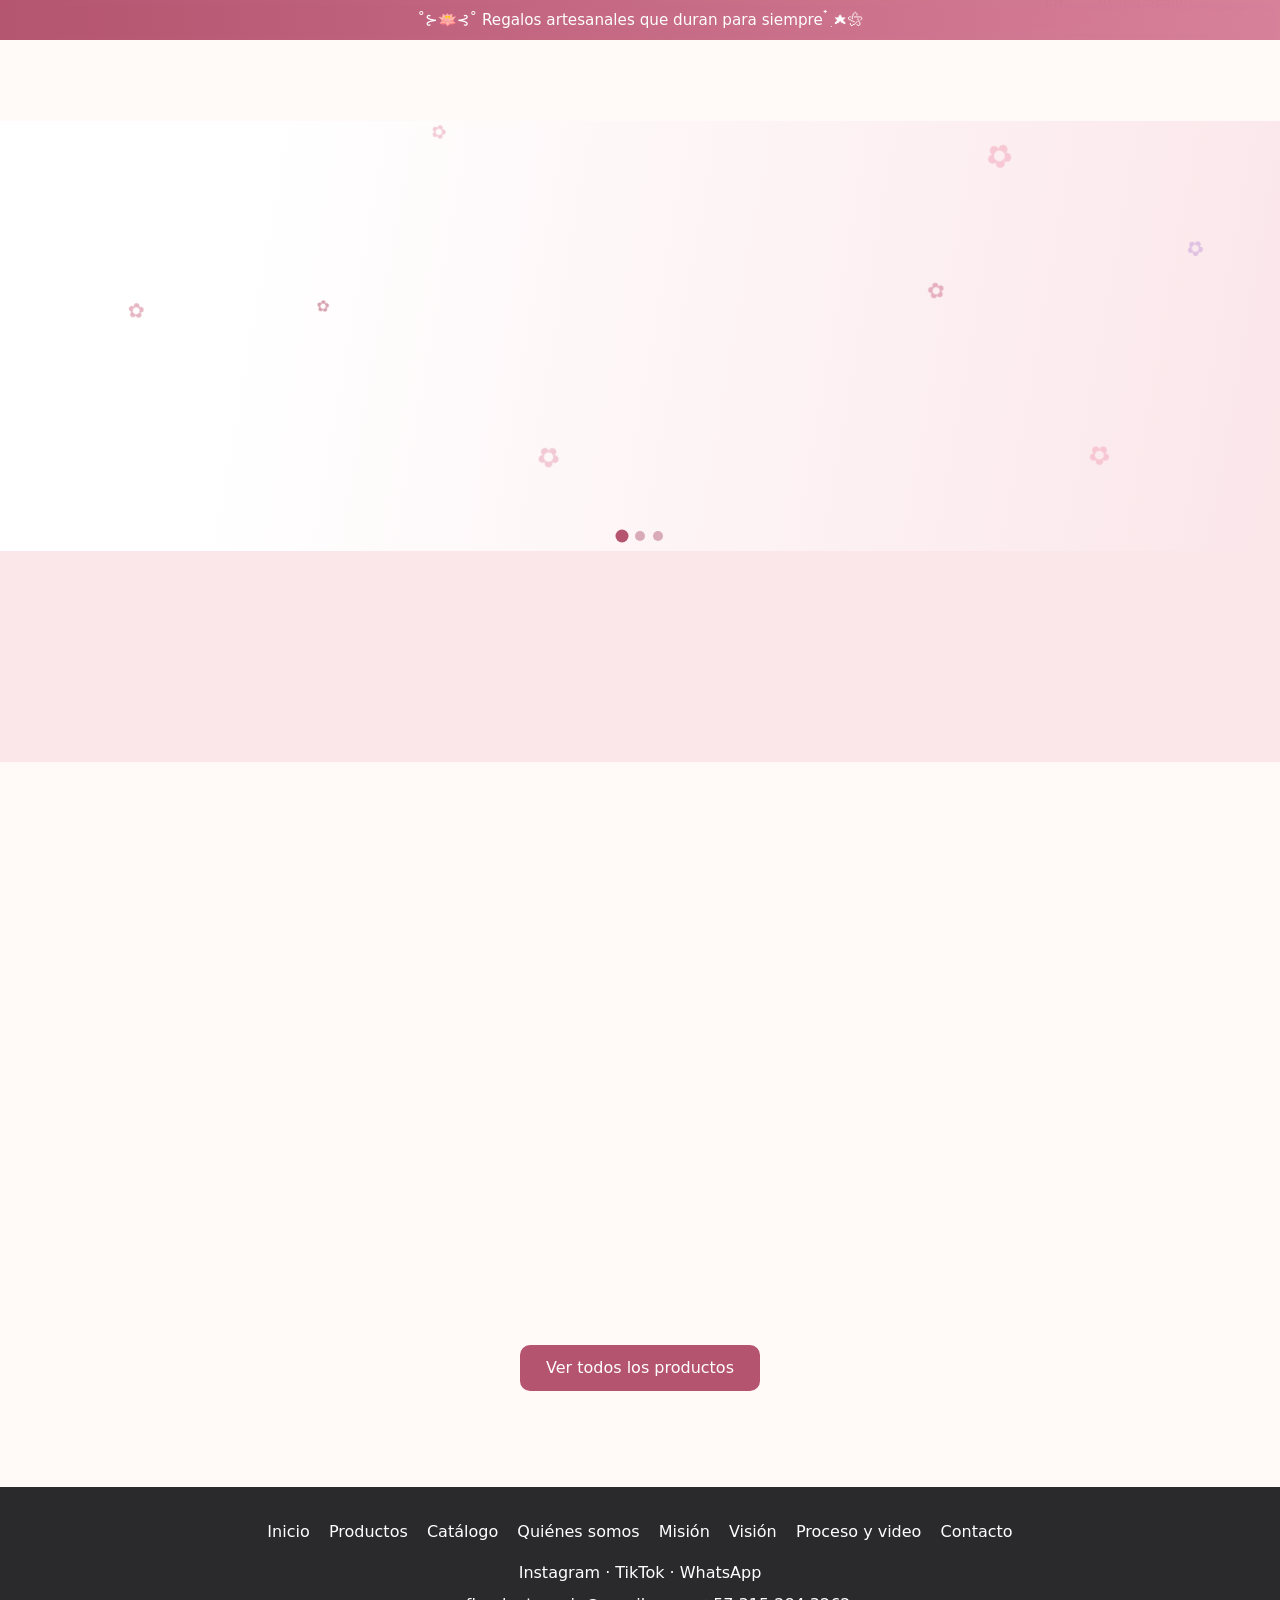
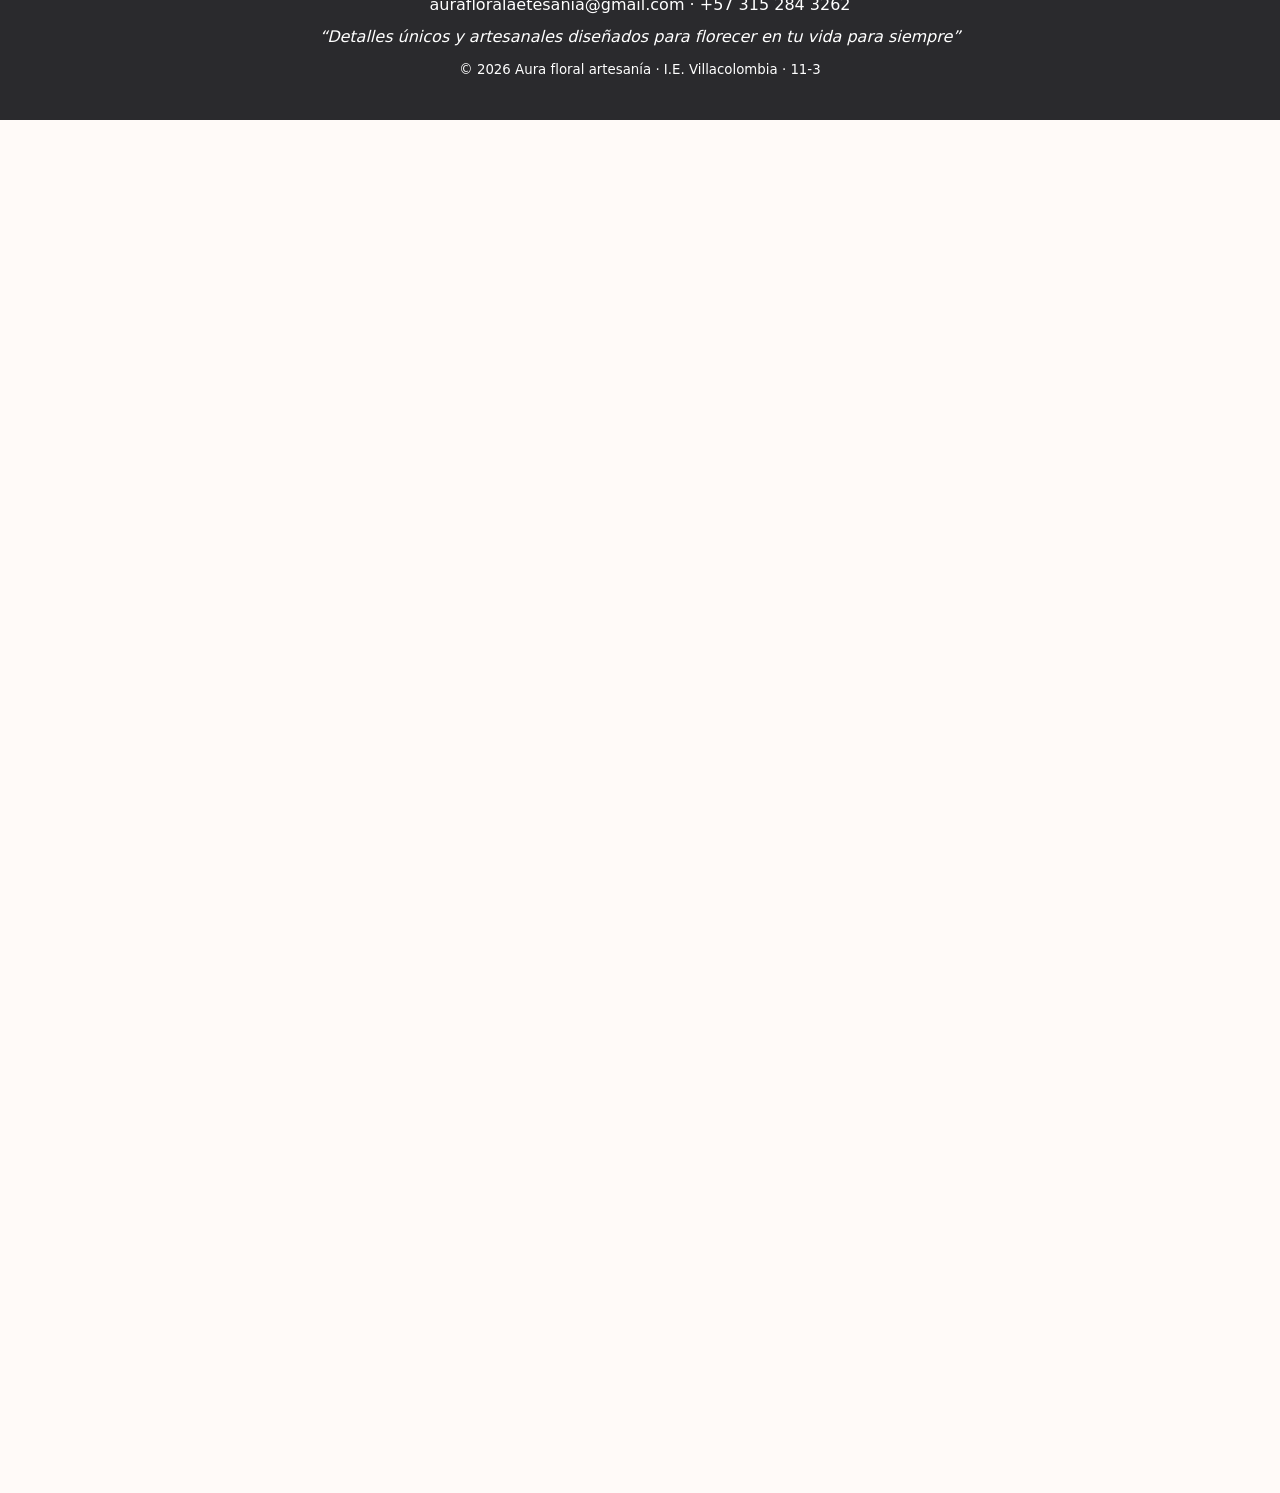
<file: index.html>
<!DOCTYPE html>
<html lang="es">
    <head>
        <meta charset="utf-8">
        <meta http-equiv="refresh" content="0;url=html/inicio.html">
        <title>Aura floral artesanía</title>
    </head>
    <body><a href="html/inicio.html">Entrar / Enter</a>
    </body>
    </html>
</file>
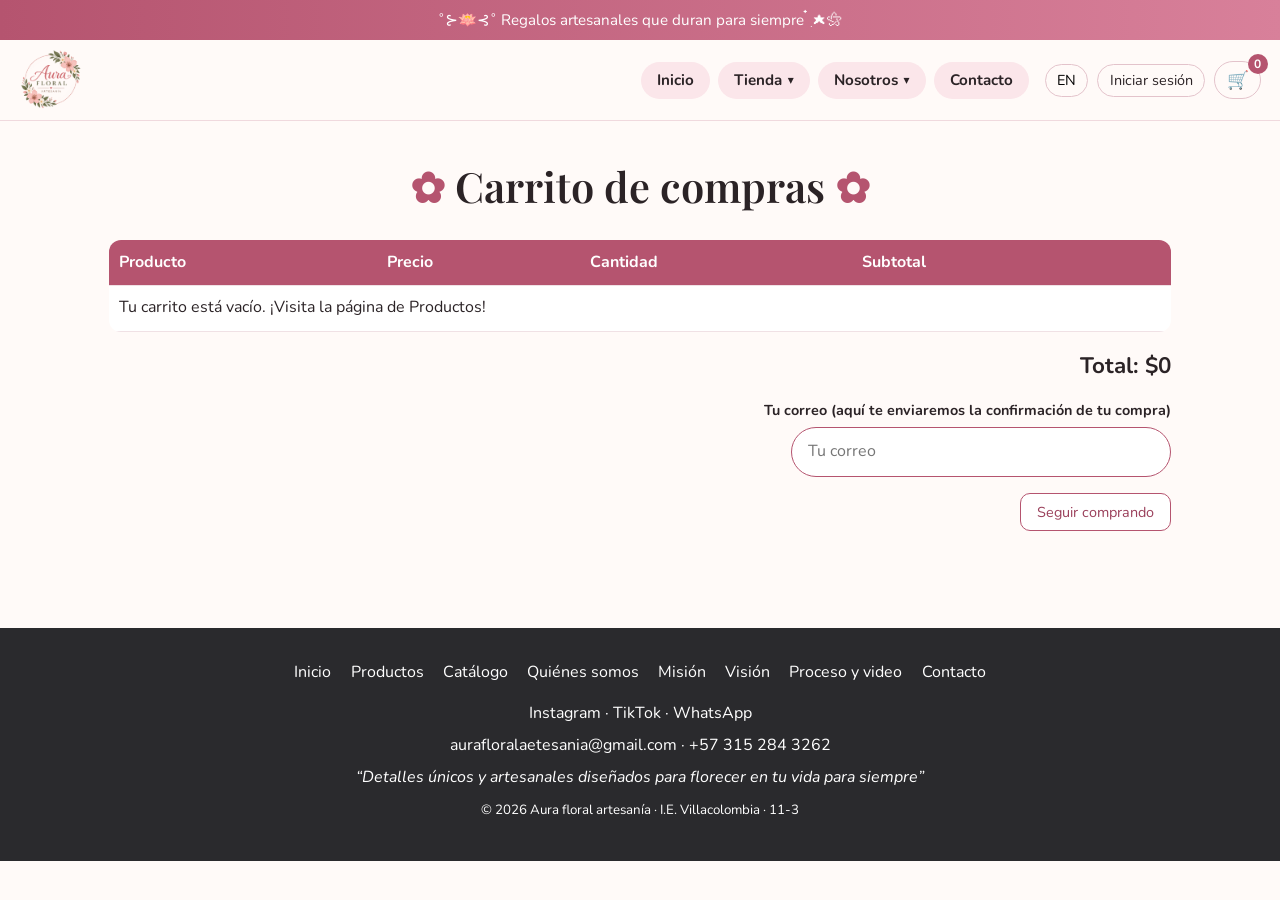
<file: html/carrito.html>
<!DOCTYPE html>
<html lang="es">
  <head>
    <meta charset="utf-8"/>
    <meta content="width=device-width,initial-scale=1" name="viewport"/>
    <title>
      Carrito | Aura floral artesanía
    </title>
    <link href="https://fonts.googleapis.com" rel="preconnect"/>
    <link href="https://fonts.googleapis.com/css2?family=Nunito:wght@400;700;800&amp;family=Playfair+Display:wght@600&amp;display=swap" rel="stylesheet"/>
    <link href="../css/estilo.css" rel="stylesheet"/>
  </head>
  <body data-page="carrito">
    <!-- CONTENIDO PRINCIPAL DE LA PÁGINA -->
    <main class="wrap">
      <h2 class="titulo">
        <span data-en="Shopping Cart">
          Carrito de compras
        </span>
      </h2>
      <div class="tw">
        <!-- TABLA -->
        <table>
          <thead>
            <tr>
              <th>
                <span data-en="Product">
                  Producto
                </span>
              </th>
              <th>
                <span data-en="Price">
                  Precio
                </span>
              </th>
              <th>
                <span data-en="Quantity">
                  Cantidad
                </span>
              </th>
              <th>
                Subtotal
              </th>
              <th>
              </th>
            </tr>
          </thead>
          <tbody id="items">
          </tbody>
        </table>
      </div>
      <p style="text-align:right;font-size:1.4rem;margin:1rem 0">
        <b>
          Total:
          <span id="total">
            $0
          </span>
        </b>
      </p>
      <!-- Correo donde se enviará la confirmación de la compra -->
      <div style="text-align:right;margin:1rem 0">
        <label for="correo-compra" style="display:block;font-weight:700;margin-bottom:.3rem">
          <span data-en="Your email (we will send your purchase confirmation here)">
            Tu correo (aquí te enviaremos la confirmación de tu compra)
          </span>
        </label>
        <input data-pen="Your email" id="correo-compra" placeholder="Tu correo" required="" style="width:100%;max-width:380px;padding:.7rem 1rem;border:1px solid var(--rosa);border-radius:999px;font:inherit" type="email"/>
        <div class="msg" id="correo-compra-msg" role="alert" style="margin-top:.5rem">
        </div>
      </div>
      <p style="text-align:right">
        <a class="btn sm" data-en="Keep shopping" href="productos.html" style="background:#fff;color:var(--rosa2);border:1px solid var(--rosa)">
          Seguir comprando
        </a>
        <button class="btn" data-en="Buy Now" id="buy">
          Comprar ahora
        </button>
      </p>
    </main>
    <!-- SCRIPTS: cada archivo hace una sola cosa y el orden importa (ver LEEME.txt) -->
    <!-- Datos -->
    <script src="../js/datos-contacto.js"></script>
    <script src="../js/productos.js"></script>
    <!-- Herramientas -->
    <script src="../js/utilidades.js"></script>
    <script src="../js/idioma.js"></script>
    <script src="../js/avisos.js"></script>
    <script src="../js/carrito.js"></script>
    <!-- Encabezado, menú y pie de página -->
    <script src="../js/menu.js"></script>
    <script src="../js/pie.js"></script>
    <!-- Esta página -->
    <script src="../js/pagina-carrito.js"></script>
    <!-- Efectos y arranque -->
    <script src="../js/efectos-aparicion.js"></script>
    <script src="../js/efectos-petalos.js"></script>
    <script src="../js/efectos-scroll.js"></script>
    <script src="../js/arranque.js"></script>
  </body>
</html>
</file>
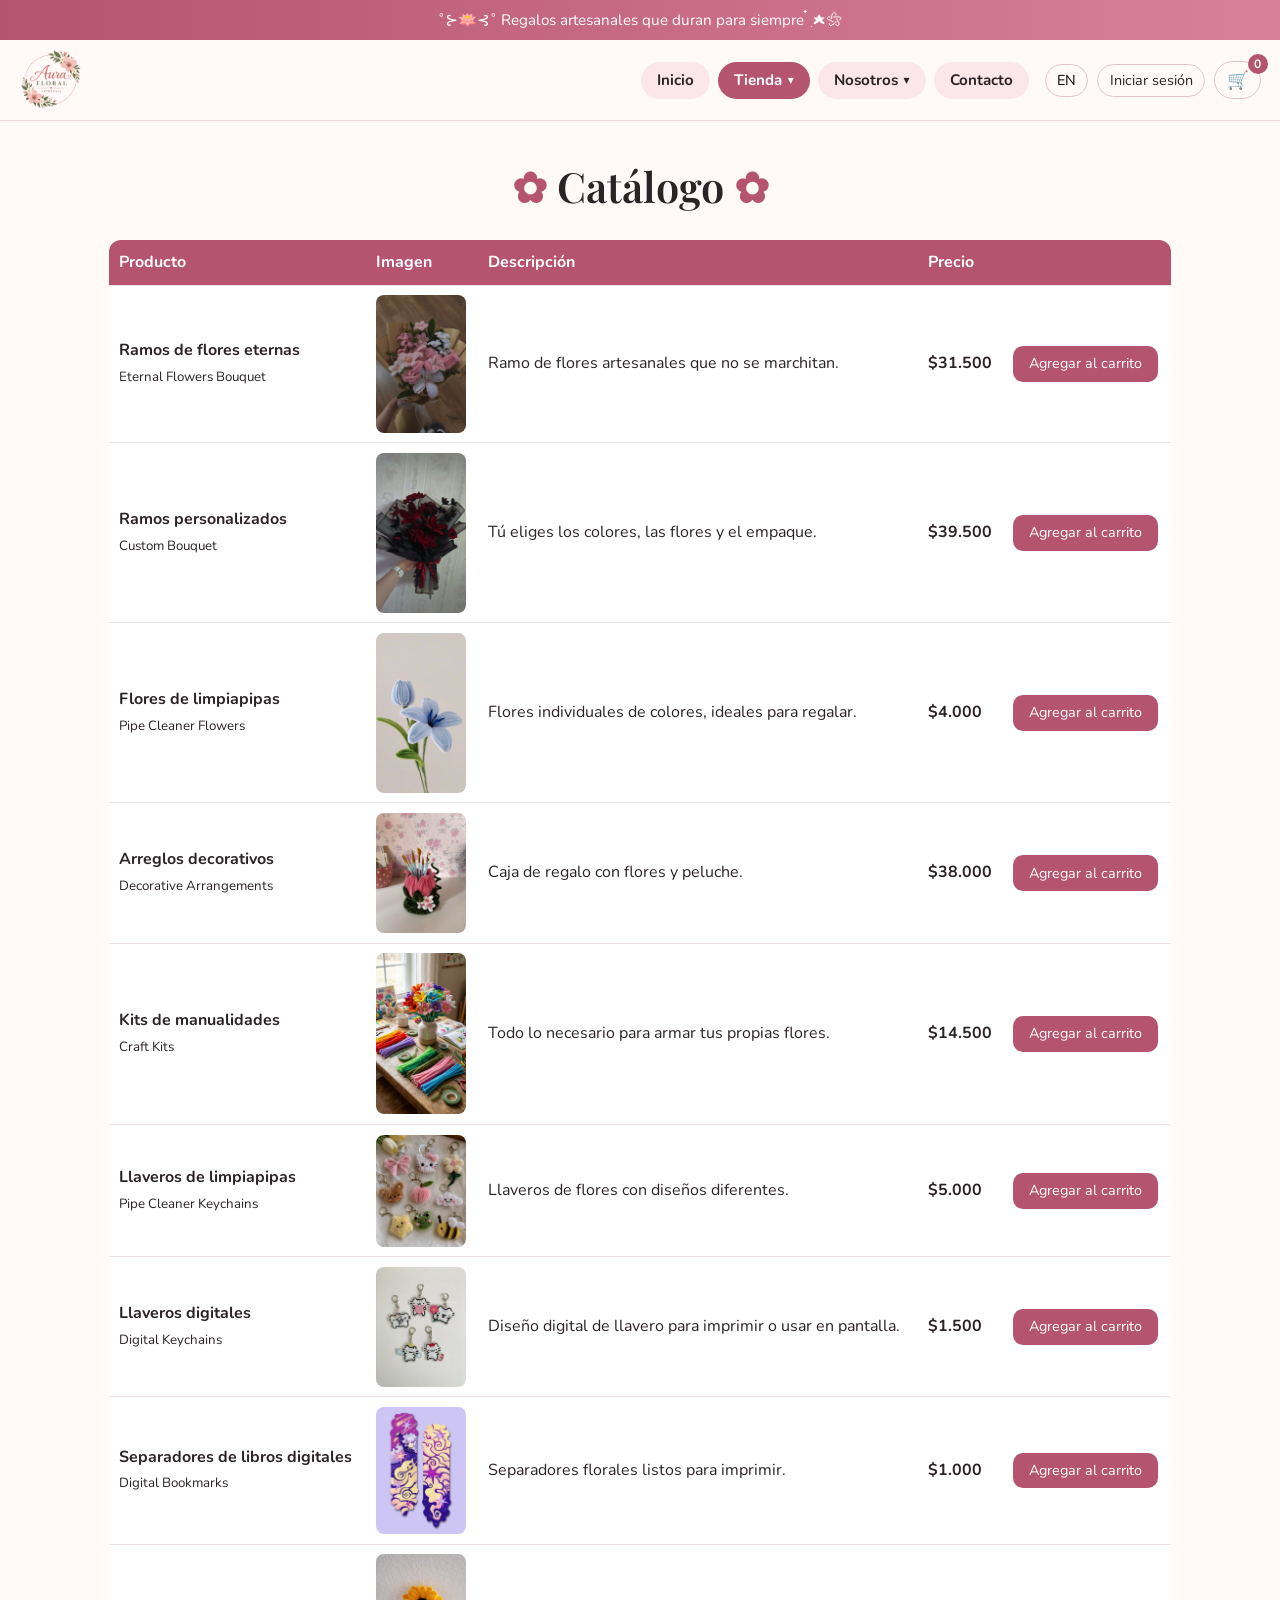
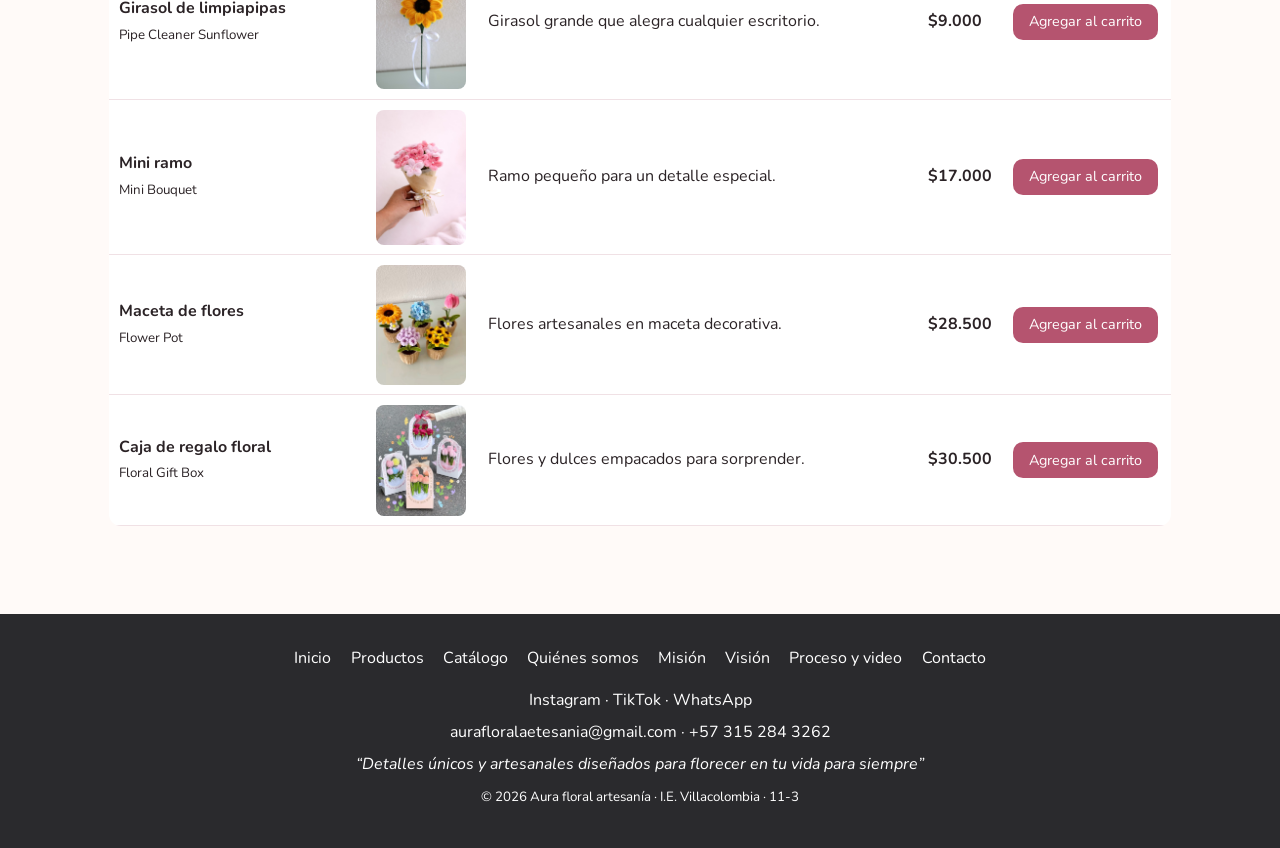
<file: html/catalogo.html>
<!DOCTYPE html>
<html lang="es">
  <head>
    <meta charset="utf-8"/>
    <meta content="width=device-width,initial-scale=1" name="viewport"/>
    <title>
      Catálogo | Aura floral artesanía
    </title>
    <link href="https://fonts.googleapis.com" rel="preconnect"/>
    <link href="https://fonts.googleapis.com/css2?family=Nunito:wght@400;700;800&amp;family=Playfair+Display:wght@600&amp;display=swap" rel="stylesheet"/>
    <link href="../css/estilo.css" rel="stylesheet"/>
  </head>
  <body data-page="catalogo">
    <!-- CONTENIDO PRINCIPAL DE LA PÁGINA -->
    <main class="wrap">
      <h2 class="titulo">
        <span data-en="Catalog">
          Catálogo
        </span>
      </h2>
      <div class="tw">
        <!-- TABLA -->
        <table>
          <thead>
            <tr>
              <th>
                <span data-en="Product">
                  Producto
                </span>
              </th>
              <th>
                <span data-en="Image">
                  Imagen
                </span>
              </th>
              <th>
                <span data-en="Description">
                  Descripción
                </span>
              </th>
              <th>
                <span data-en="Price">
                  Precio
                </span>
              </th>
              <th>
              </th>
            </tr>
          </thead>
          <tbody id="tabla">
          </tbody>
        </table>
      </div>
    </main>
    <!-- SCRIPTS: cada archivo hace una sola cosa y el orden importa (ver LEEME.txt) -->
    <!-- Datos -->
    <script src="../js/datos-contacto.js"></script>
    <script src="../js/productos.js"></script>
    <!-- Herramientas -->
    <script src="../js/utilidades.js"></script>
    <script src="../js/idioma.js"></script>
    <script src="../js/avisos.js"></script>
    <script src="../js/carrito.js"></script>
    <!-- Encabezado, menú y pie de página -->
    <script src="../js/menu.js"></script>
    <script src="../js/pie.js"></script>
    <!-- Esta página -->
    <script src="../js/pagina-catalogo.js"></script>
    <!-- Efectos y arranque -->
    <script src="../js/efectos-aparicion.js"></script>
    <script src="../js/efectos-petalos.js"></script>
    <script src="../js/efectos-scroll.js"></script>
    <script src="../js/arranque.js"></script>
  </body>
</html>
</file>
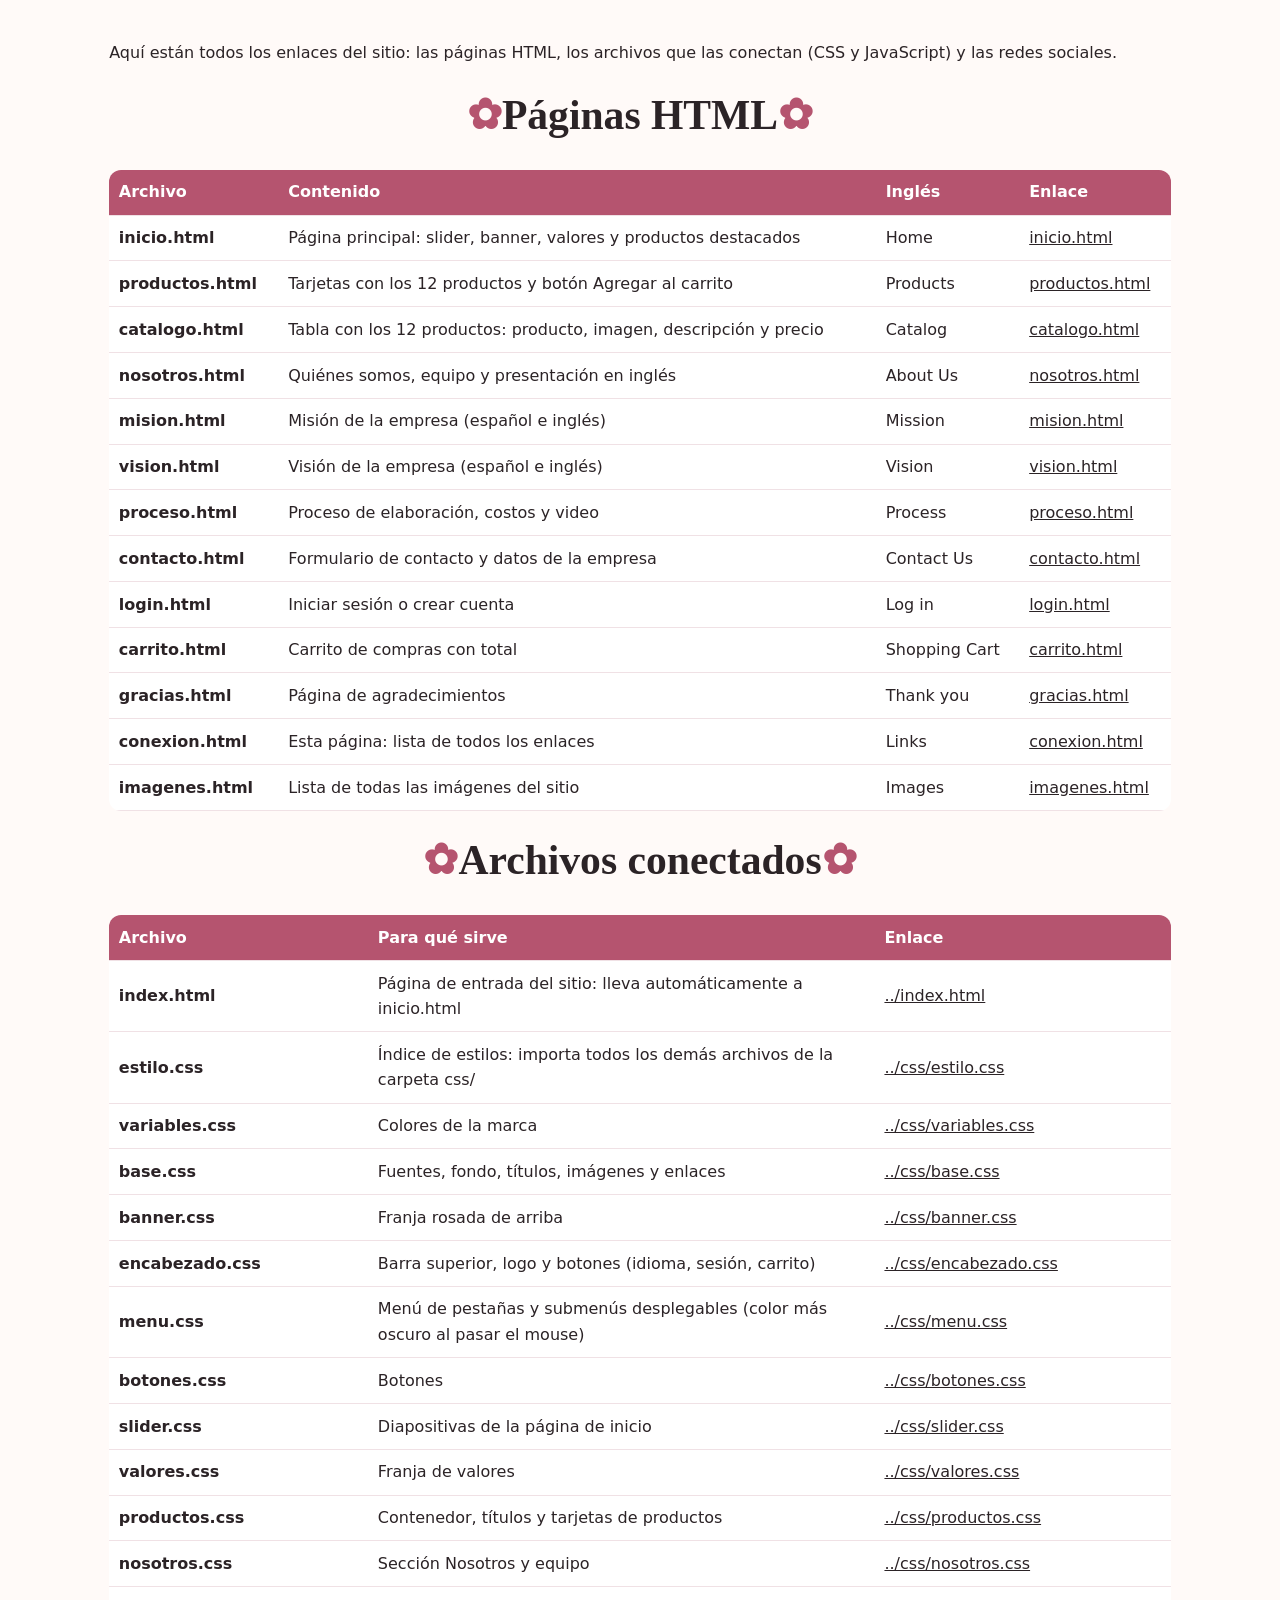
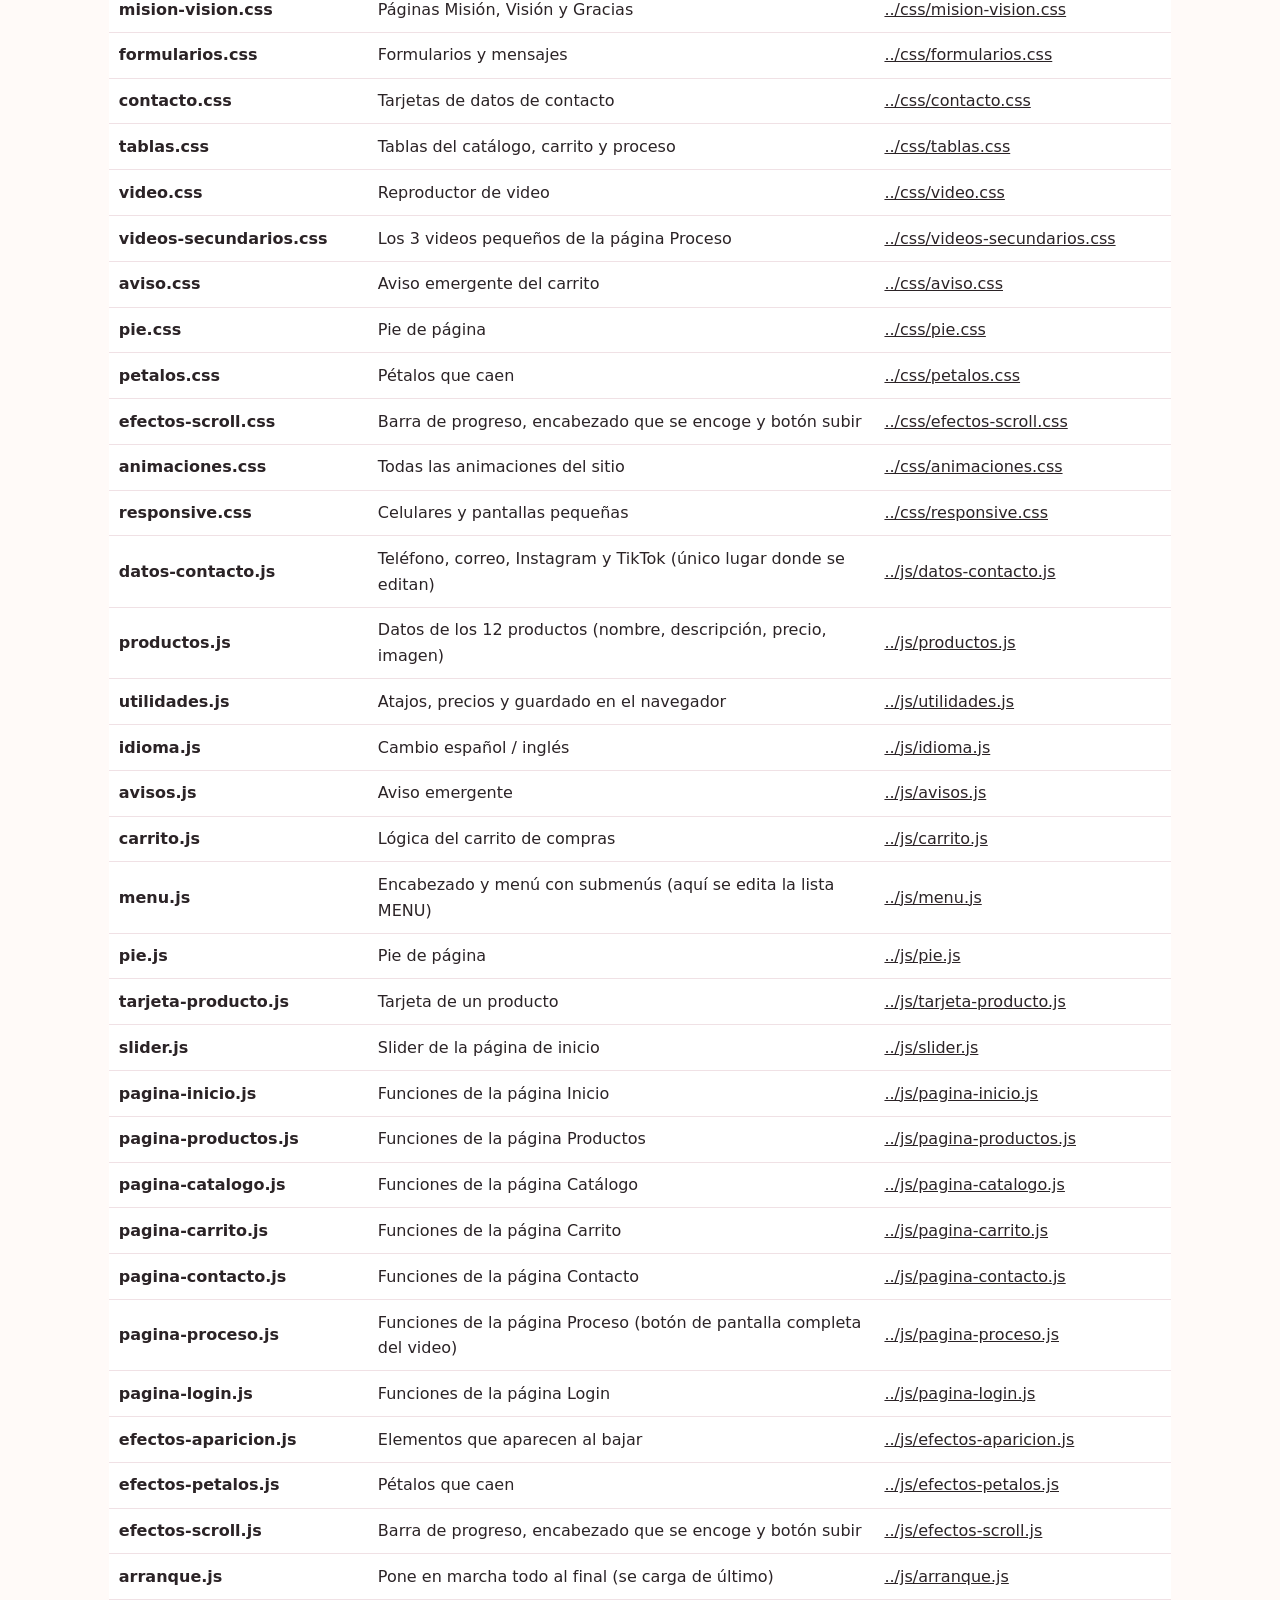
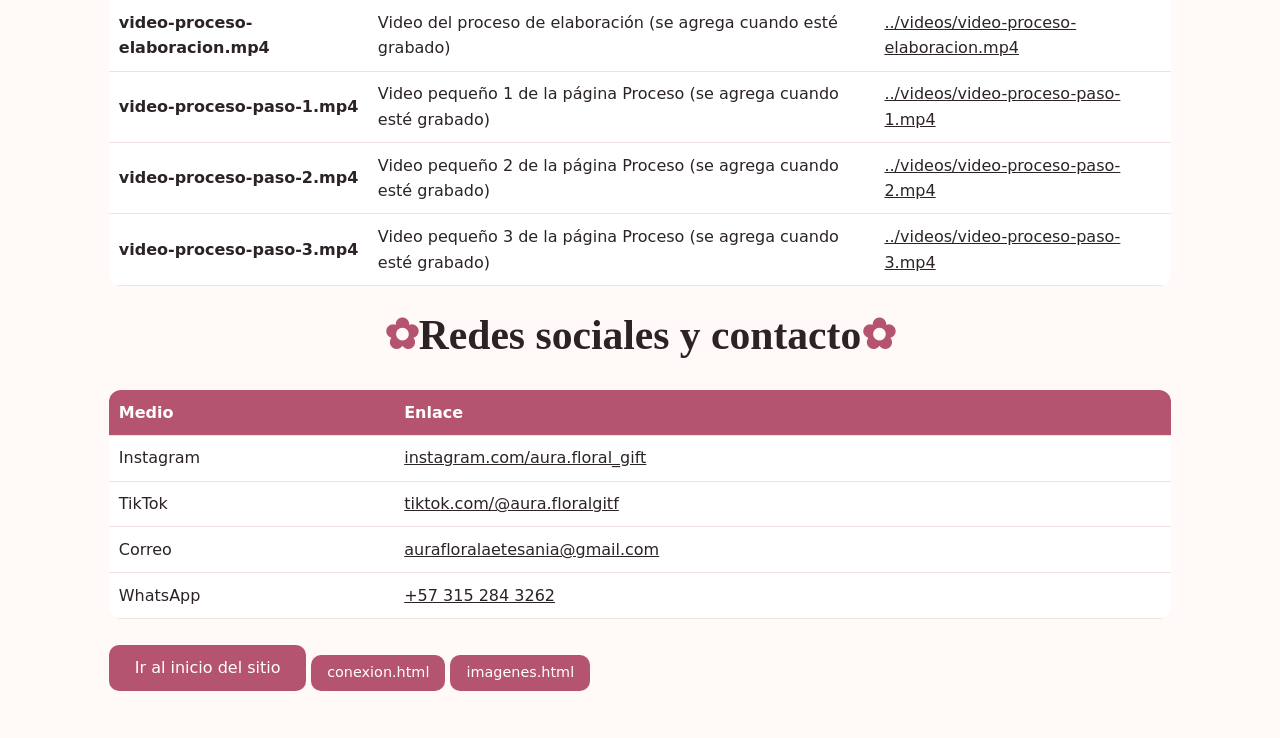
<file: html/conexion.html>
<!DOCTYPE html>
<html lang="es">
  <head>
    <meta charset="utf-8">
    <meta name="viewport" content="width=device-width, initial-scale=1">
    <title>Conexión de enlaces | Aura floral artesanía</title>
    <!-- Hoja de estilos -->
    <link rel="stylesheet" href="../css/estilo.css">
  </head>
  <body>
    <!-- CONTENIDO PRINCIPAL -->
    <main class="wrap">
      <p>Aquí están todos los enlaces del sitio: las páginas HTML, los archivos que las conectan (CSS y JavaScript) y las redes sociales.</p>
      <br>
      <h2 class="titulo">Páginas HTML</h2>
      <div class="tw">
        <table>
          <thead>
            <tr>
              <th>Archivo</th>
              <th>Contenido</th>
              <th>Inglés</th>
              <th>Enlace</th>
            </tr>
          </thead>
          <tbody>
            <tr>
              <td><b>inicio.html</b></td>
              <td>Página principal: slider, banner, valores y productos destacados</td>
              <td>Home</td>
              <td><a href="inicio.html">inicio.html</a></td>
            </tr>
            <tr>
              <td><b>productos.html</b></td>
              <td>Tarjetas con los 12 productos y botón Agregar al carrito</td>
              <td>Products</td>
              <td><a href="productos.html">productos.html</a></td>
            </tr>
            <tr>
              <td><b>catalogo.html</b></td>
              <td>Tabla con los 12 productos: producto, imagen, descripción y precio</td>
              <td>Catalog</td>
              <td><a href="catalogo.html">catalogo.html</a></td>
            </tr>
            <tr>
              <td><b>nosotros.html</b></td>
              <td>Quiénes somos, equipo y presentación en inglés</td>
              <td>About Us</td>
              <td><a href="nosotros.html">nosotros.html</a></td>
            </tr>
            <tr>
              <td><b>mision.html</b></td>
              <td>Misión de la empresa (español e inglés)</td>
              <td>Mission</td>
              <td><a href="mision.html">mision.html</a></td>
            </tr>
            <tr>
              <td><b>vision.html</b></td>
              <td>Visión de la empresa (español e inglés)</td>
              <td>Vision</td>
              <td><a href="vision.html">vision.html</a></td>
            </tr>
            <tr>
              <td><b>proceso.html</b></td>
              <td>Proceso de elaboración, costos y video</td>
              <td>Process</td>
              <td><a href="proceso.html">proceso.html</a></td>
            </tr>
            <tr>
              <td><b>contacto.html</b></td>
              <td>Formulario de contacto y datos de la empresa</td>
              <td>Contact Us</td>
              <td><a href="contacto.html">contacto.html</a></td>
            </tr>
            <tr>
              <td><b>login.html</b></td>
              <td>Iniciar sesión o crear cuenta</td>
              <td>Log in</td>
              <td><a href="login.html">login.html</a></td>
            </tr>
            <tr>
              <td><b>carrito.html</b></td>
              <td>Carrito de compras con total</td>
              <td>Shopping Cart</td>
              <td><a href="carrito.html">carrito.html</a></td>
            </tr>
            <tr>
              <td><b>gracias.html</b></td>
              <td>Página de agradecimientos</td>
              <td>Thank you</td>
              <td><a href="gracias.html">gracias.html</a></td>
            </tr>
            <tr>
              <td><b>conexion.html</b></td>
              <td>Esta página: lista de todos los enlaces</td>
              <td>Links</td>
              <td><a href="conexion.html">conexion.html</a></td>
            </tr>
            <tr>
              <td><b>imagenes.html</b></td>
              <td>Lista de todas las imágenes del sitio</td>
              <td>Images</td>
              <td><a href="imagenes.html">imagenes.html</a></td>
            </tr>
          </tbody>
        </table>
      </div>
      <br>
      <h2 class="titulo">Archivos conectados</h2>
      <div class="tw">
        <table>
          <thead>
            <tr>
              <th>Archivo</th>
              <th>Para qué sirve</th>
              <th>Enlace</th>
            </tr>
          </thead>
          <tbody>
            <tr>
              <td><b>index.html</b></td>
              <td>Página de entrada del sitio: lleva automáticamente a inicio.html</td>
              <td><a href="../index.html">../index.html</a></td>
            </tr>
            <tr>
              <td><b>estilo.css</b></td>
              <td>Índice de estilos: importa todos los demás archivos de la carpeta css/</td>
              <td><a href="../css/estilo.css">../css/estilo.css</a></td>
            </tr>
            <tr>
              <td><b>variables.css</b></td>
              <td>Colores de la marca</td>
              <td><a href="../css/variables.css">../css/variables.css</a></td>
            </tr>
            <tr>
              <td><b>base.css</b></td>
              <td>Fuentes, fondo, títulos, imágenes y enlaces</td>
              <td><a href="../css/base.css">../css/base.css</a></td>
            </tr>
            <tr>
              <td><b>banner.css</b></td>
              <td>Franja rosada de arriba</td>
              <td><a href="../css/banner.css">../css/banner.css</a></td>
            </tr>
            <tr>
              <td><b>encabezado.css</b></td>
              <td>Barra superior, logo y botones (idioma, sesión, carrito)</td>
              <td><a href="../css/encabezado.css">../css/encabezado.css</a></td>
            </tr>
            <tr>
              <td><b>menu.css</b></td>
              <td>Menú de pestañas y submenús desplegables (color más oscuro al pasar el mouse)</td>
              <td><a href="../css/menu.css">../css/menu.css</a></td>
            </tr>
            <tr>
              <td><b>botones.css</b></td>
              <td>Botones</td>
              <td><a href="../css/botones.css">../css/botones.css</a></td>
            </tr>
            <tr>
              <td><b>slider.css</b></td>
              <td>Diapositivas de la página de inicio</td>
              <td><a href="../css/slider.css">../css/slider.css</a></td>
            </tr>
            <tr>
              <td><b>valores.css</b></td>
              <td>Franja de valores</td>
              <td><a href="../css/valores.css">../css/valores.css</a></td>
            </tr>
            <tr>
              <td><b>productos.css</b></td>
              <td>Contenedor, títulos y tarjetas de productos</td>
              <td><a href="../css/productos.css">../css/productos.css</a></td>
            </tr>
            <tr>
              <td><b>nosotros.css</b></td>
              <td>Sección Nosotros y equipo</td>
              <td><a href="../css/nosotros.css">../css/nosotros.css</a></td>
            </tr>
            <tr>
              <td><b>mision-vision.css</b></td>
              <td>Páginas Misión, Visión y Gracias</td>
              <td><a href="../css/mision-vision.css">../css/mision-vision.css</a></td>
            </tr>
            <tr>
              <td><b>formularios.css</b></td>
              <td>Formularios y mensajes</td>
              <td><a href="../css/formularios.css">../css/formularios.css</a></td>
            </tr>
            <tr>
              <td><b>contacto.css</b></td>
              <td>Tarjetas de datos de contacto</td>
              <td><a href="../css/contacto.css">../css/contacto.css</a></td>
            </tr>
            <tr>
              <td><b>tablas.css</b></td>
              <td>Tablas del catálogo, carrito y proceso</td>
              <td><a href="../css/tablas.css">../css/tablas.css</a></td>
            </tr>
            <tr>
              <td><b>video.css</b></td>
              <td>Reproductor de video</td>
              <td><a href="../css/video.css">../css/video.css</a></td>
            </tr>
            <tr>
              <td><b>videos-secundarios.css</b></td>
              <td>Los 3 videos pequeños de la página Proceso</td>
              <td><a href="../css/videos-secundarios.css">../css/videos-secundarios.css</a></td>
            </tr>
            <tr>
              <td><b>aviso.css</b></td>
              <td>Aviso emergente del carrito</td>
              <td><a href="../css/aviso.css">../css/aviso.css</a></td>
            </tr>
            <tr>
              <td><b>pie.css</b></td>
              <td>Pie de página</td>
              <td><a href="../css/pie.css">../css/pie.css</a></td>
            </tr>
            <tr>
              <td><b>petalos.css</b></td>
              <td>Pétalos que caen</td>
              <td><a href="../css/petalos.css">../css/petalos.css</a></td>
            </tr>
            <tr>
              <td><b>efectos-scroll.css</b></td>
              <td>Barra de progreso, encabezado que se encoge y botón subir</td>
              <td><a href="../css/efectos-scroll.css">../css/efectos-scroll.css</a></td>
            </tr>
            <tr>
              <td><b>animaciones.css</b></td>
              <td>Todas las animaciones del sitio</td>
              <td><a href="../css/animaciones.css">../css/animaciones.css</a></td>
            </tr>
            <tr>
              <td><b>responsive.css</b></td>
              <td>Celulares y pantallas pequeñas</td>
              <td><a href="../css/responsive.css">../css/responsive.css</a></td>
            </tr>
            <tr>
              <td><b>datos-contacto.js</b></td>
              <td>Teléfono, correo, Instagram y TikTok (único lugar donde se editan)</td>
              <td><a href="../js/datos-contacto.js">../js/datos-contacto.js</a></td>
            </tr>
            <tr>
              <td><b>productos.js</b></td>
              <td>Datos de los 12 productos (nombre, descripción, precio, imagen)</td>
              <td><a href="../js/productos.js">../js/productos.js</a></td>
            </tr>
            <tr>
              <td><b>utilidades.js</b></td>
              <td>Atajos, precios y guardado en el navegador</td>
              <td><a href="../js/utilidades.js">../js/utilidades.js</a></td>
            </tr>
            <tr>
              <td><b>idioma.js</b></td>
              <td>Cambio español / inglés</td>
              <td><a href="../js/idioma.js">../js/idioma.js</a></td>
            </tr>
            <tr>
              <td><b>avisos.js</b></td>
              <td>Aviso emergente</td>
              <td><a href="../js/avisos.js">../js/avisos.js</a></td>
            </tr>
            <tr>
              <td><b>carrito.js</b></td>
              <td>Lógica del carrito de compras</td>
              <td><a href="../js/carrito.js">../js/carrito.js</a></td>
            </tr>
            <tr>
              <td><b>menu.js</b></td>
              <td>Encabezado y menú con submenús (aquí se edita la lista MENU)</td>
              <td><a href="../js/menu.js">../js/menu.js</a></td>
            </tr>
            <tr>
              <td><b>pie.js</b></td>
              <td>Pie de página</td>
              <td><a href="../js/pie.js">../js/pie.js</a></td>
            </tr>
            <tr>
              <td><b>tarjeta-producto.js</b></td>
              <td>Tarjeta de un producto</td>
              <td><a href="../js/tarjeta-producto.js">../js/tarjeta-producto.js</a></td>
            </tr>
            <tr>
              <td><b>slider.js</b></td>
              <td>Slider de la página de inicio</td>
              <td><a href="../js/slider.js">../js/slider.js</a></td>
            </tr>
            <tr>
              <td><b>pagina-inicio.js</b></td>
              <td>Funciones de la página Inicio</td>
              <td><a href="../js/pagina-inicio.js">../js/pagina-inicio.js</a></td>
            </tr>
            <tr>
              <td><b>pagina-productos.js</b></td>
              <td>Funciones de la página Productos</td>
              <td><a href="../js/pagina-productos.js">../js/pagina-productos.js</a></td>
            </tr>
            <tr>
              <td><b>pagina-catalogo.js</b></td>
              <td>Funciones de la página Catálogo</td>
              <td><a href="../js/pagina-catalogo.js">../js/pagina-catalogo.js</a></td>
            </tr>
            <tr>
              <td><b>pagina-carrito.js</b></td>
              <td>Funciones de la página Carrito</td>
              <td><a href="../js/pagina-carrito.js">../js/pagina-carrito.js</a></td>
            </tr>
            <tr>
              <td><b>pagina-contacto.js</b></td>
              <td>Funciones de la página Contacto</td>
              <td><a href="../js/pagina-contacto.js">../js/pagina-contacto.js</a></td>
            </tr>
            <tr>
              <td><b>pagina-proceso.js</b></td>
              <td>Funciones de la página Proceso (botón de pantalla completa del video)</td>
              <td><a href="../js/pagina-proceso.js">../js/pagina-proceso.js</a></td>
            </tr>
            <tr>
              <td><b>pagina-login.js</b></td>
              <td>Funciones de la página Login</td>
              <td><a href="../js/pagina-login.js">../js/pagina-login.js</a></td>
            </tr>
            <tr>
              <td><b>efectos-aparicion.js</b></td>
              <td>Elementos que aparecen al bajar</td>
              <td><a href="../js/efectos-aparicion.js">../js/efectos-aparicion.js</a></td>
            </tr>
            <tr>
              <td><b>efectos-petalos.js</b></td>
              <td>Pétalos que caen</td>
              <td><a href="../js/efectos-petalos.js">../js/efectos-petalos.js</a></td>
            </tr>
            <tr>
              <td><b>efectos-scroll.js</b></td>
              <td>Barra de progreso, encabezado que se encoge y botón subir</td>
              <td><a href="../js/efectos-scroll.js">../js/efectos-scroll.js</a></td>
            </tr>
            <tr>
              <td><b>arranque.js</b></td>
              <td>Pone en marcha todo al final (se carga de último)</td>
              <td><a href="../js/arranque.js">../js/arranque.js</a></td>
            </tr>
            <tr>
              <td><b>video-proceso-elaboracion.mp4</b></td>
              <td>Video del proceso de elaboración (se agrega cuando esté grabado)</td>
              <td><a href="../videos/video-proceso-elaboracion.mp4">../videos/video-proceso-elaboracion.mp4</a></td>
            </tr>
            <tr>
              <td><b>video-proceso-paso-1.mp4</b></td>
              <td>Video pequeño 1 de la página Proceso (se agrega cuando esté grabado)</td>
              <td><a href="../videos/video-proceso-paso-1.mp4">../videos/video-proceso-paso-1.mp4</a></td>
            </tr>
            <tr>
              <td><b>video-proceso-paso-2.mp4</b></td>
              <td>Video pequeño 2 de la página Proceso (se agrega cuando esté grabado)</td>
              <td><a href="../videos/video-proceso-paso-2.mp4">../videos/video-proceso-paso-2.mp4</a></td>
            </tr>
            <tr>
              <td><b>video-proceso-paso-3.mp4</b></td>
              <td>Video pequeño 3 de la página Proceso (se agrega cuando esté grabado)</td>
              <td><a href="../videos/video-proceso-paso-3.mp4">../videos/video-proceso-paso-3.mp4</a></td>
            </tr>
          </tbody>
        </table>
      </div>
      <br>
      <h2 class="titulo">Redes sociales y contacto</h2>
      <div class="tw">
        <table>
          <thead>
            <tr>
              <th>Medio</th>
              <th>Enlace</th>
            </tr>
          </thead>
          <tbody>
            <tr>
              <td>Instagram</td>
              <td><a href="https://www.instagram.com/aura.floral_gift?vrfl=NnhlcnJsdmhqMGZn" target="_blank">instagram.com/aura.floral_gift</a></td>
            </tr>
            <tr>
              <td>TikTok</td>
              <td><a href="https://www.tiktok.com/@aura.floralgitf?_r=1&_t=ZS-9AuntmndiLf" target="_blank">tiktok.com/@aura.floralgitf</a></td>
            </tr>
            <tr>
              <td>Correo</td>
              <td><a href="mailto:aurafloralaetesania@gmail.com" target="_blank">aurafloralaetesania@gmail.com</a></td>
            </tr>
            <tr>
              <td>WhatsApp</td>
              <td><a href="https://wa.me/573152843262" target="_blank">+57 315 284 3262</a></td>
            </tr>
          </tbody>
        </table>
      </div>

      <br>
      <p>
        <a class="btn" href="inicio.html">Ir al inicio del sitio</a>
        <a class="btn sm" href="conexion.html">conexion.html</a>
        <a class="btn sm" href="imagenes.html">imagenes.html</a>
      </p>
    </main>
  </body>
</html>
</file>
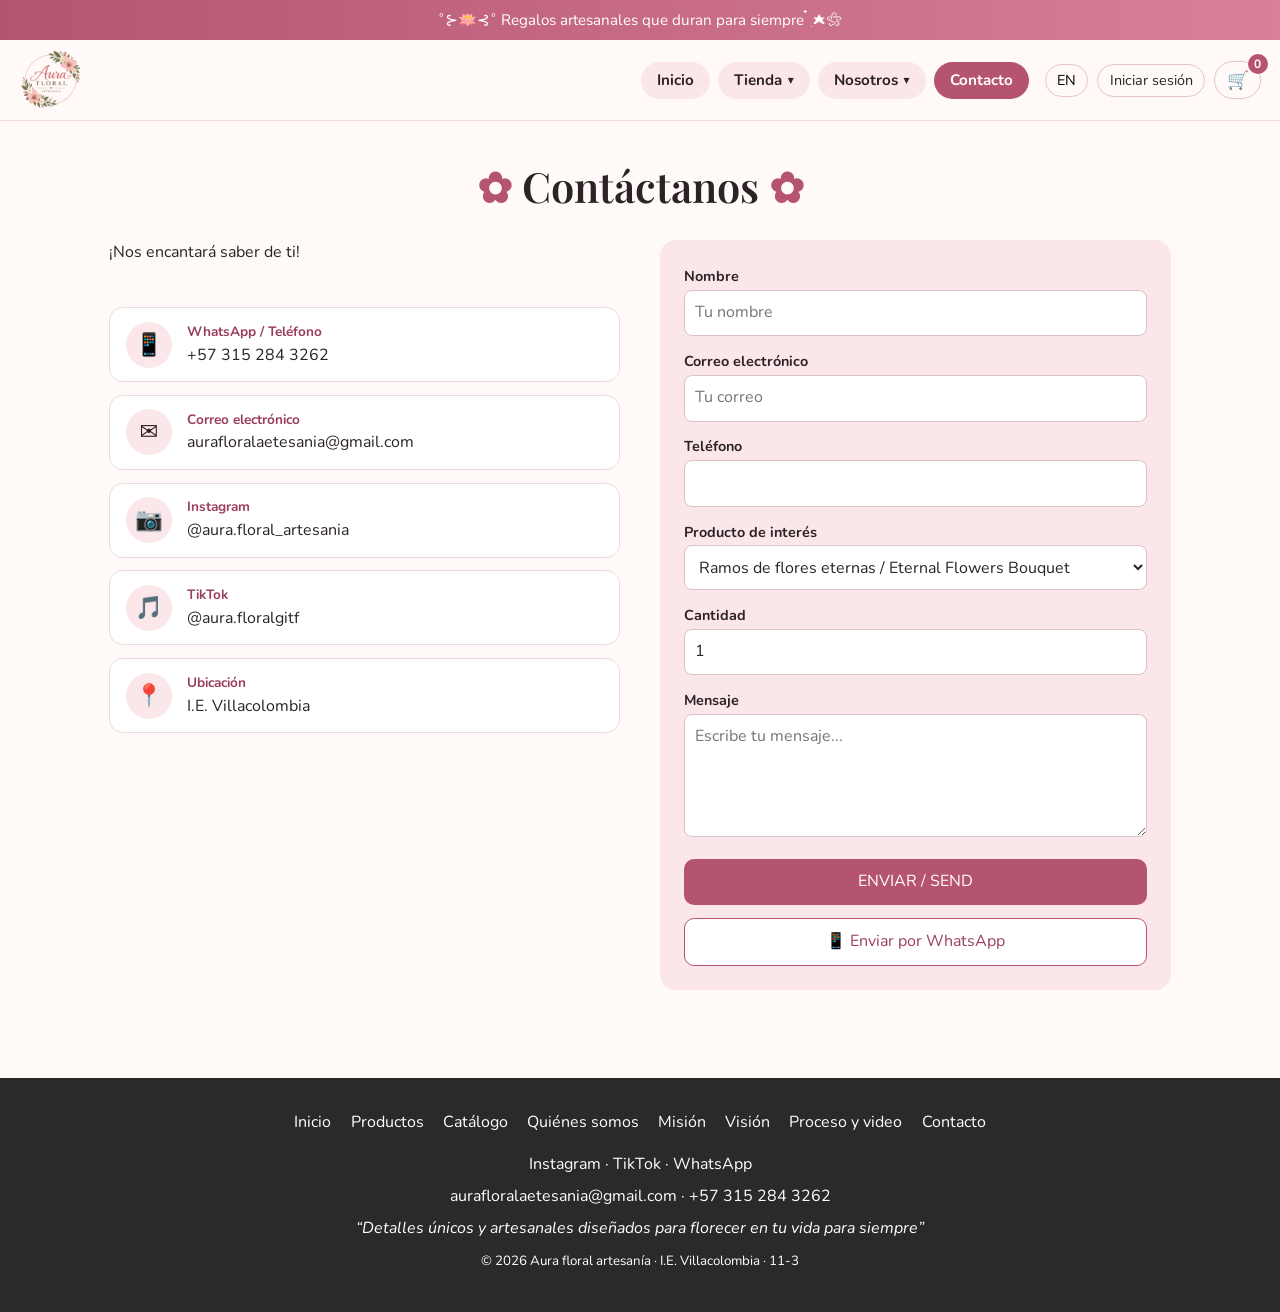
<file: html/contacto.html>
<!DOCTYPE html>
<html lang="es">
  <head>
    <meta charset="utf-8"/>
    <meta content="width=device-width,initial-scale=1" name="viewport"/>
    <title>
      Contacto | Aura floral artesanía
    </title>
    <link href="https://fonts.googleapis.com" rel="preconnect"/>
    <link href="https://fonts.googleapis.com/css2?family=Nunito:wght@400;700;800&amp;family=Playfair+Display:wght@600&amp;display=swap" rel="stylesheet"/>
    <link href="../css/estilo.css" rel="stylesheet"/>
  </head>
  <body data-page="contacto">
    <!-- CONTENIDO PRINCIPAL DE LA PÁGINA -->
    <main class="wrap">
      <h2 class="titulo">
        <span data-en="Contact Us">
          Contáctanos
        </span>
      </h2>
      <div class="dos" style="align-items:start">
        <div>
          <p>
            <span data-en="We would love to hear from you!">
              ¡Nos encantará saber de ti!
            </span>
          </p>
          <br/>
          <!-- Tarjetas de contacto: las dibuja js/pagina-contacto.js con los datos de js/datos-contacto.js -->
          <div class="contacto-lista" id="datos-contacto">
          </div>
        </div>
        <!-- FORMULARIO -->
        <form class="f" id="fc" novalidate="">
          <div>
            <label for="n">
              <span data-en="Name">
                Nombre
              </span>
            </label>
            <input data-pen="Your name" id="n" name="nombre" placeholder="Tu nombre" required=""/>
          </div>
          <div>
            <label for="c">
              <span data-en="Email">
                Correo electrónico
              </span>
            </label>
            <input data-pen="Your email" id="c" name="correo" placeholder="Tu correo" required="" type="email"/>
          </div>
          <div>
            <label for="t">
              <span data-en="Phone">
                Teléfono
              </span>
            </label>
            <input id="t" name="telefono" type="tel"/>
          </div>
          <div>
            <label for="prod">
              <span data-en="Product of interest">
                Producto de interés
              </span>
            </label>
            <select id="prod" name="producto">
            </select>
          </div>
          <div>
            <label for="q">
              <span data-en="Quantity">
                Cantidad
              </span>
            </label>
            <input id="q" min="1" name="cantidad" type="number" value="1"/>
          </div>
          <div>
            <label for="m">
              <span data-en="Message">
                Mensaje
              </span>
            </label>
            <textarea data-pen="Write your message..." id="m" name="mensaje" placeholder="Escribe tu mensaje..." required="" rows="4"></textarea>
          </div>
          <div class="msg" id="fm" role="alert">
          </div>
          <button class="btn" id="fc-enviar" type="submit">
            ENVIAR / SEND
          </button>
          <button class="btn claro" id="fc-whatsapp" type="button">
            📱 <span data-en="Send via WhatsApp">Enviar por WhatsApp</span>
          </button>
        </form>
      </div>
    </main>
    <!-- SCRIPTS: cada archivo hace una sola cosa y el orden importa (ver LEEME.txt) -->
    <!-- Datos -->
    <script src="../js/datos-contacto.js"></script>
    <script src="../js/productos.js"></script>
    <!-- Herramientas -->
    <script src="../js/utilidades.js"></script>
    <script src="../js/idioma.js"></script>
    <script src="../js/avisos.js"></script>
    <script src="../js/carrito.js"></script>
    <!-- Encabezado, menú y pie de página -->
    <script src="../js/menu.js"></script>
    <script src="../js/pie.js"></script>
    <!-- Esta página -->
    <script src="../js/pagina-contacto.js"></script>
    <!-- Efectos y arranque -->
    <script src="../js/efectos-aparicion.js"></script>
    <script src="../js/efectos-petalos.js"></script>
    <script src="../js/efectos-scroll.js"></script>
    <script src="../js/arranque.js"></script>
  </body>
</html>
</file>
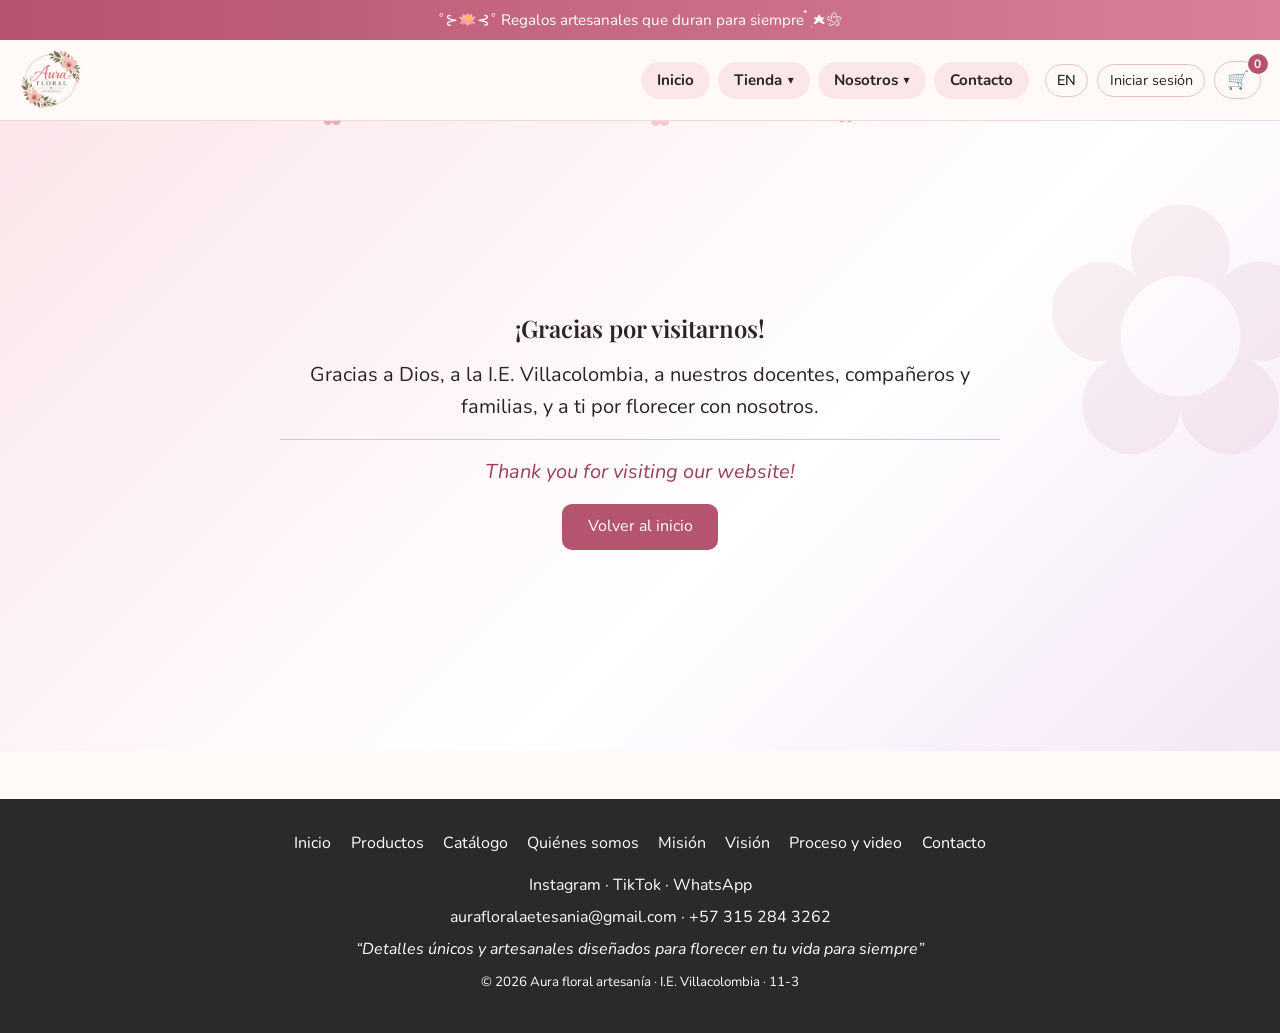
<file: html/gracias.html>
<!DOCTYPE html>
<html lang="es">
  <head>
    <meta charset="utf-8"/>
    <meta content="width=device-width,initial-scale=1" name="viewport"/>
    <title>
      Gracias | Aura floral artesanía
    </title>
    <link href="https://fonts.googleapis.com" rel="preconnect"/>
    <link href="https://fonts.googleapis.com/css2?family=Nunito:wght@400;700;800&amp;family=Playfair+Display:wght@600&amp;display=swap" rel="stylesheet"/>
    <link href="../css/estilo.css" rel="stylesheet"/>
  </head>
  <body data-page="gracias">
    <!-- SECCIÓN CENTRAL con fondo animado -->
    <section class="mv">
      <div>
        <h1>
          <span data-en="Thank you for visiting our website!">
            ¡Gracias por visitarnos!
          </span>
        </h1>
        <p data-en="Thanks to God, I.E. Villacolombia, our teachers, classmates and families, and to you for blooming with us.">
          Gracias a Dios, a la I.E. Villacolombia, a nuestros docentes, compañeros y familias, y a ti por florecer con nosotros.
        </p>
        <p class="en">
          Thank you for visiting our website!
        </p>
        <a class="btn" data-en="Back to Home" href="inicio.html">
          Volver al inicio
        </a>
      </div>
    </section>
    <!-- SCRIPTS: cada archivo hace una sola cosa y el orden importa (ver LEEME.txt) -->
    <!-- Datos -->
    <script src="../js/datos-contacto.js"></script>
    <script src="../js/productos.js"></script>
    <!-- Herramientas -->
    <script src="../js/utilidades.js"></script>
    <script src="../js/idioma.js"></script>
    <script src="../js/avisos.js"></script>
    <script src="../js/carrito.js"></script>
    <!-- Encabezado, menú y pie de página -->
    <script src="../js/menu.js"></script>
    <script src="../js/pie.js"></script>
    <!-- Efectos y arranque -->
    <script src="../js/efectos-aparicion.js"></script>
    <script src="../js/efectos-petalos.js"></script>
    <script src="../js/efectos-scroll.js"></script>
    <script src="../js/arranque.js"></script>
  </body>
</html>
</file>
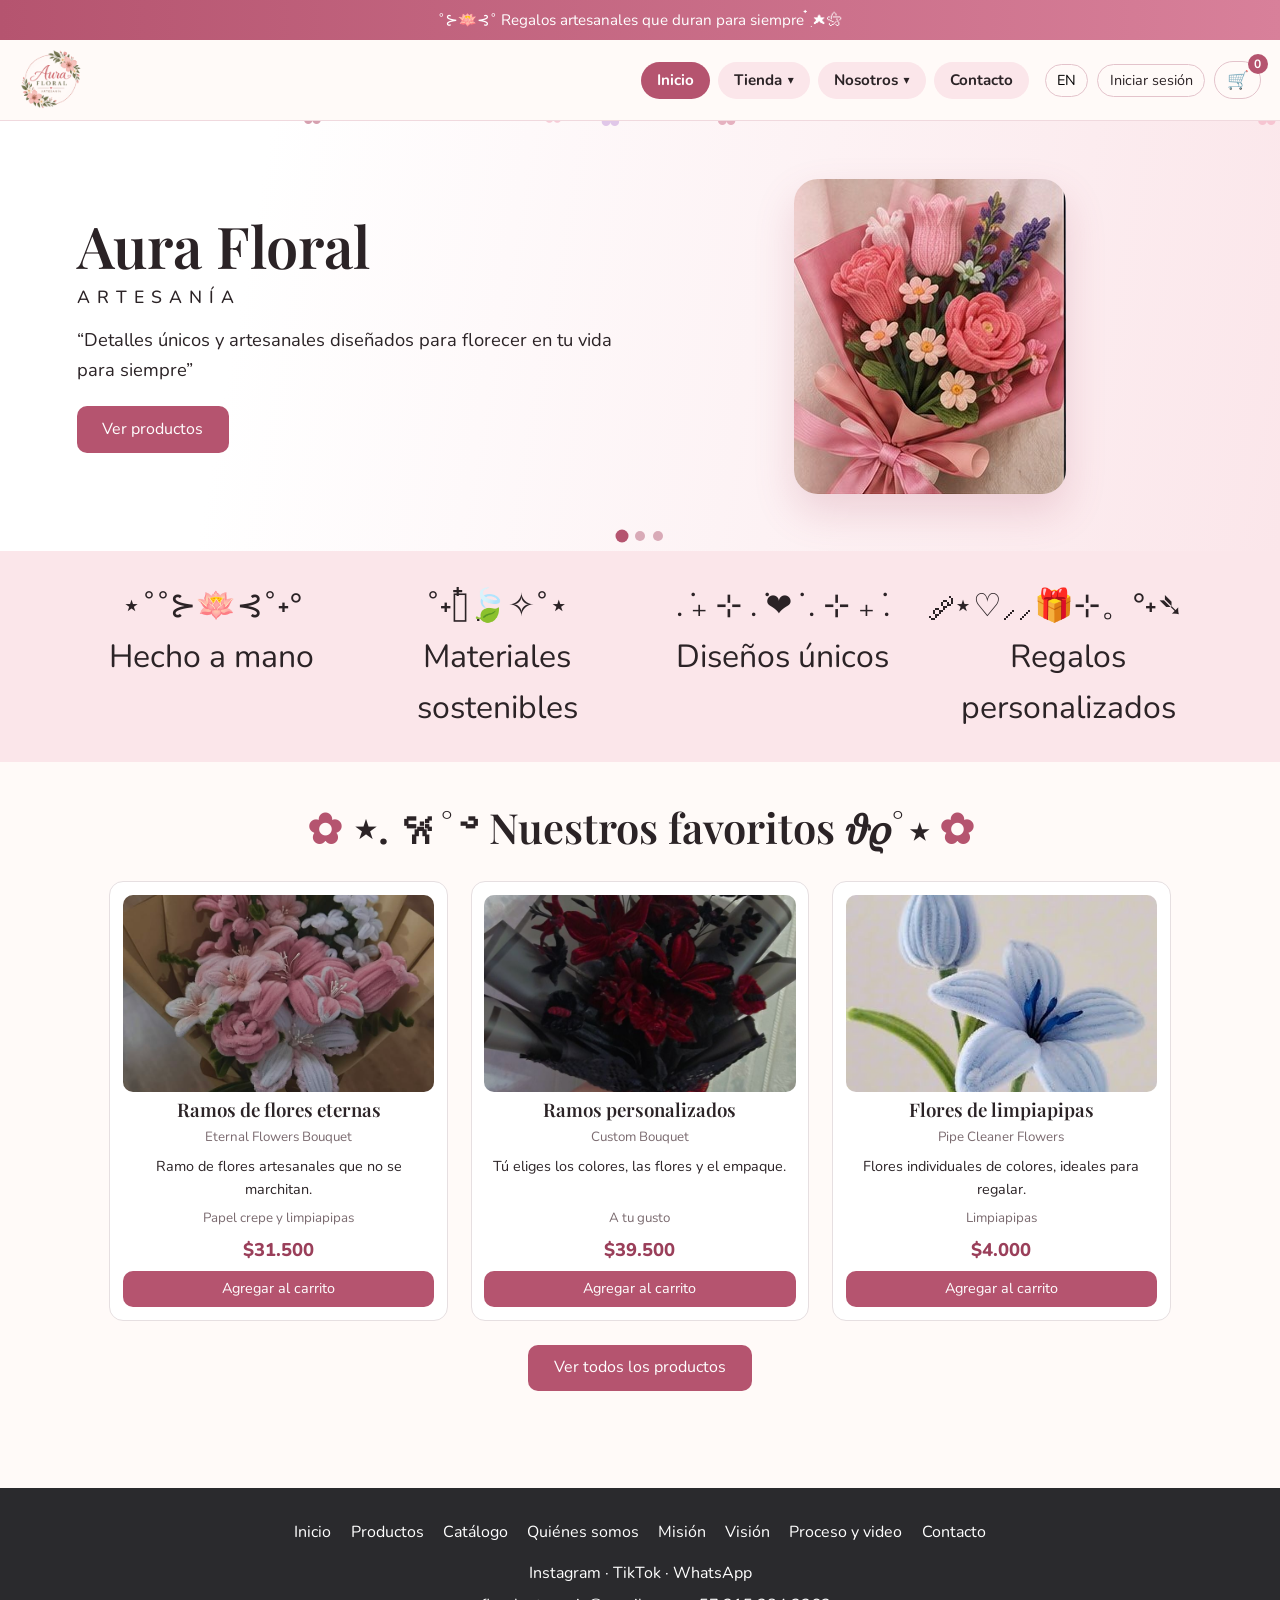
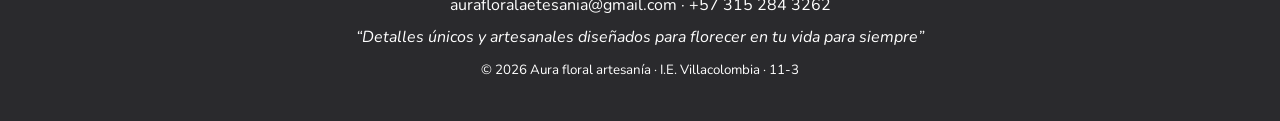
<file: html/inicio.html>
<!DOCTYPE html>
<html lang="es">
  <head>
    <meta charset="utf-8"/>
    <meta content="width=device-width,initial-scale=1" name="viewport"/>
    <title>
      Inicio | Aura floral artesanía
    </title>
    <link href="https://fonts.googleapis.com" rel="preconnect"/>
    <link href="https://fonts.googleapis.com/css2?family=Nunito:wght@400;700;800&amp;family=Playfair+Display:wght@600&amp;display=swap" rel="stylesheet"/>
    <link href="../css/estilo.css" rel="stylesheet"/>
  </head>
  <body data-page="inicio">
    <!-- SLIDER: 3 diapositivas que cambian solas (lo controla js/slider.js) -->
    <div class="slider">
      <section class="slide">
        <div>
          <h1>
            Aura Floral
            <small>
              ARTESANÍA
            </small>
          </h1>
          <p data-en="“Unique handmade details designed to bloom in your life forever”">
            “Detalles únicos y artesanales diseñados para florecer en tu vida para siempre”
          </p>
          <a class="btn" data-en="View products" href="productos.html">
            Ver productos
          </a>
        </div>
        <img alt="Aura floral" src="../imagenes/slider-1-portada.jpg"/>
      </section>
      <section class="slide">
        <div>
          <h1>
            Ramos personalizados
            <small>
              Custom Bouquet
            </small>
          </h1>
          <p data-en="You choose colors, flowers and wrapping. A gift that never wilts.">
            Tú eliges los colores, las flores y el empaque. Un regalo que no se marchita.
          </p>
          <a class="btn" data-en="Order mine" href="contacto.html">
            Pedir el mío
          </a>
        </div>
        <img alt="Aura floral" src="../imagenes/slider-2-ramos-personalizados.jpg"/>
      </section>
      <section class="slide">
        <div>
          <h1>
            Flores de limpiapipas
            <small>
              Pipe Cleaner flowers
            </small>
          </h1>
          <p data-en="Small colorful details to carry with you every day.">
            Pequeños detalles de colores para llevar contigo todos los días.
          </p>
          <a class="btn" data-en="Buy Now" href="catalogo.html">
            Comprar ahora
          </a>
        </div>
        <img alt="Aura floral" src="../imagenes/slider-3-llaveros-limpiapipas.jpg"/>
      </section>
      <div class="dots">
      </div>
    </div>
    <!-- FRANJA DE VALORES de la marca -->
    <section class="valores">
      <div>
        <span>
          ⋆˚˚⊱🪷⊰˚˖°
        </span>
        <span data-en="Handmade">
          Hecho a mano
        </span>
      </div>
      <div>
        <span>
          ˚˖𓍢ִ໋🍃✧˚⋆
        </span>
        <span data-en="Sustainable materials">
          Materiales sostenibles
        </span>
      </div>
      <div>
        <span>
          . ݁₊ ⊹ . ݁❤️  ݁ . ⊹ ₊ ݁.
        </span>
        <span data-en="Unique designs">
          Diseños únicos
        </span>
      </div>
      <div>
        <span>
          ༘⋆♡⸝⸝🎁⊹。°˖➴
        </span>
        <span data-en="Custom gifts">
          Regalos personalizados
        </span>
      </div>
    </section>
    <!-- CONTENIDO PRINCIPAL DE LA PÁGINA -->
    <main class="wrap">
      <h2 class="titulo">
        <span data-en="Our favorites">
          ⋆. 𐙚˚࿔ Nuestros favoritos 𝜗𝜚˚⋆
        </span>
      </h2>
      <div class="grid" id="dest">
      </div>
      <p style="text-align:center;margin-top:1.5rem">
        <a class="btn" data-en="See all products" href="productos.html">
          Ver todos los productos
        </a>
      </p>
    </main>
    <!-- SCRIPTS: cada archivo hace una sola cosa y el orden importa (ver LEEME.txt) -->
    <!-- Datos -->
    <script src="../js/datos-contacto.js"></script>
    <script src="../js/productos.js"></script>
    <!-- Herramientas -->
    <script src="../js/utilidades.js"></script>
    <script src="../js/idioma.js"></script>
    <script src="../js/avisos.js"></script>
    <script src="../js/carrito.js"></script>
    <!-- Encabezado, menú y pie de página -->
    <script src="../js/menu.js"></script>
    <script src="../js/pie.js"></script>
    <!-- Esta página -->
    <script src="../js/tarjeta-producto.js"></script>
    <script src="../js/slider.js"></script>
    <script src="../js/pagina-inicio.js"></script>
    <!-- Efectos y arranque -->
    <script src="../js/efectos-aparicion.js"></script>
    <script src="../js/efectos-petalos.js"></script>
    <script src="../js/efectos-scroll.js"></script>
    <script src="../js/arranque.js"></script>
  </body>
</html>
</file>
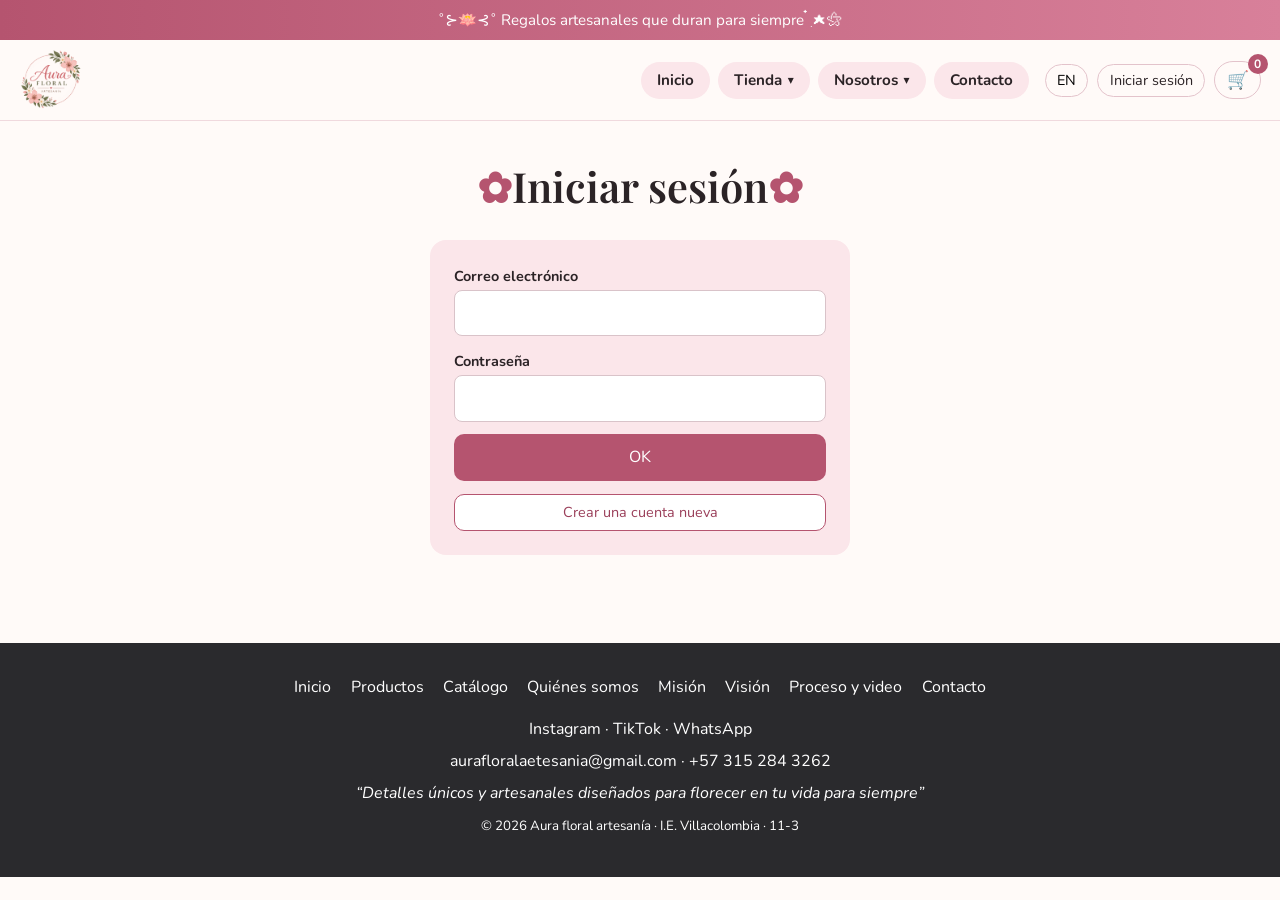
<file: html/login.html>
<!DOCTYPE html>
<html lang="es">
  <head>
    <meta charset="utf-8"/>
    <meta content="width=device-width,initial-scale=1" name="viewport"/>
    <title>
      Iniciar sesión | Aura floral artesanía
    </title>
    <link href="https://fonts.googleapis.com" rel="preconnect"/>
    <link href="https://fonts.googleapis.com/css2?family=Nunito:wght@400;700;800&amp;family=Playfair+Display:wght@600&amp;display=swap" rel="stylesheet"/>
    <link href="../css/estilo.css" rel="stylesheet"/>
  </head>
  <body data-page="login">
    <!-- CONTENIDO PRINCIPAL DE LA PÁGINA -->
    <main class="wrap">
      <div style="max-width:420px;margin:auto">
        <h2 class="titulo" id="lt">
          Iniciar sesión
        </h2>
        <!-- FORMULARIO -->
        <form class="f" id="fl">
          <div class="solo-reg">
            <label for="nom">
              <span data-en="Name">
                Nombre
              </span>
            </label>
            <input id="nom" name="nombre"/>
          </div>
          <div>
            <label for="co">
              <span data-en="Email">
                Correo electrónico
              </span>
            </label>
            <input id="co" name="correo" required="" type="email"/>
          </div>
          <div>
            <label for="cl">
              <span data-en="Password">
                Contraseña
              </span>
            </label>
            <input id="cl" minlength="4" name="clave" required="" type="password"/>
          </div>
          <div class="msg" id="lm" role="alert">
          </div>
          <button class="btn" type="submit">
            OK
          </button>
          <button class="btn sm" id="sw" style="background:#fff;color:var(--rosa2);border:1px solid var(--rosa)" type="button">
          </button>
        </form>
      </div>
    </main>
    <!-- SCRIPTS: cada archivo hace una sola cosa y el orden importa (ver LEEME.txt) -->
    <!-- Datos -->
    <script src="../js/datos-contacto.js"></script>
    <script src="../js/productos.js"></script>
    <!-- Herramientas -->
    <script src="../js/utilidades.js"></script>
    <script src="../js/idioma.js"></script>
    <script src="../js/avisos.js"></script>
    <script src="../js/carrito.js"></script>
    <!-- Encabezado, menú y pie de página -->
    <script src="../js/menu.js"></script>
    <script src="../js/pie.js"></script>
    <!-- Esta página -->
    <script src="../js/pagina-login.js"></script>
    <!-- Efectos y arranque -->
    <script src="../js/efectos-aparicion.js"></script>
    <script src="../js/efectos-petalos.js"></script>
    <script src="../js/efectos-scroll.js"></script>
    <script src="../js/arranque.js"></script>
  </body>
</html>
</file>
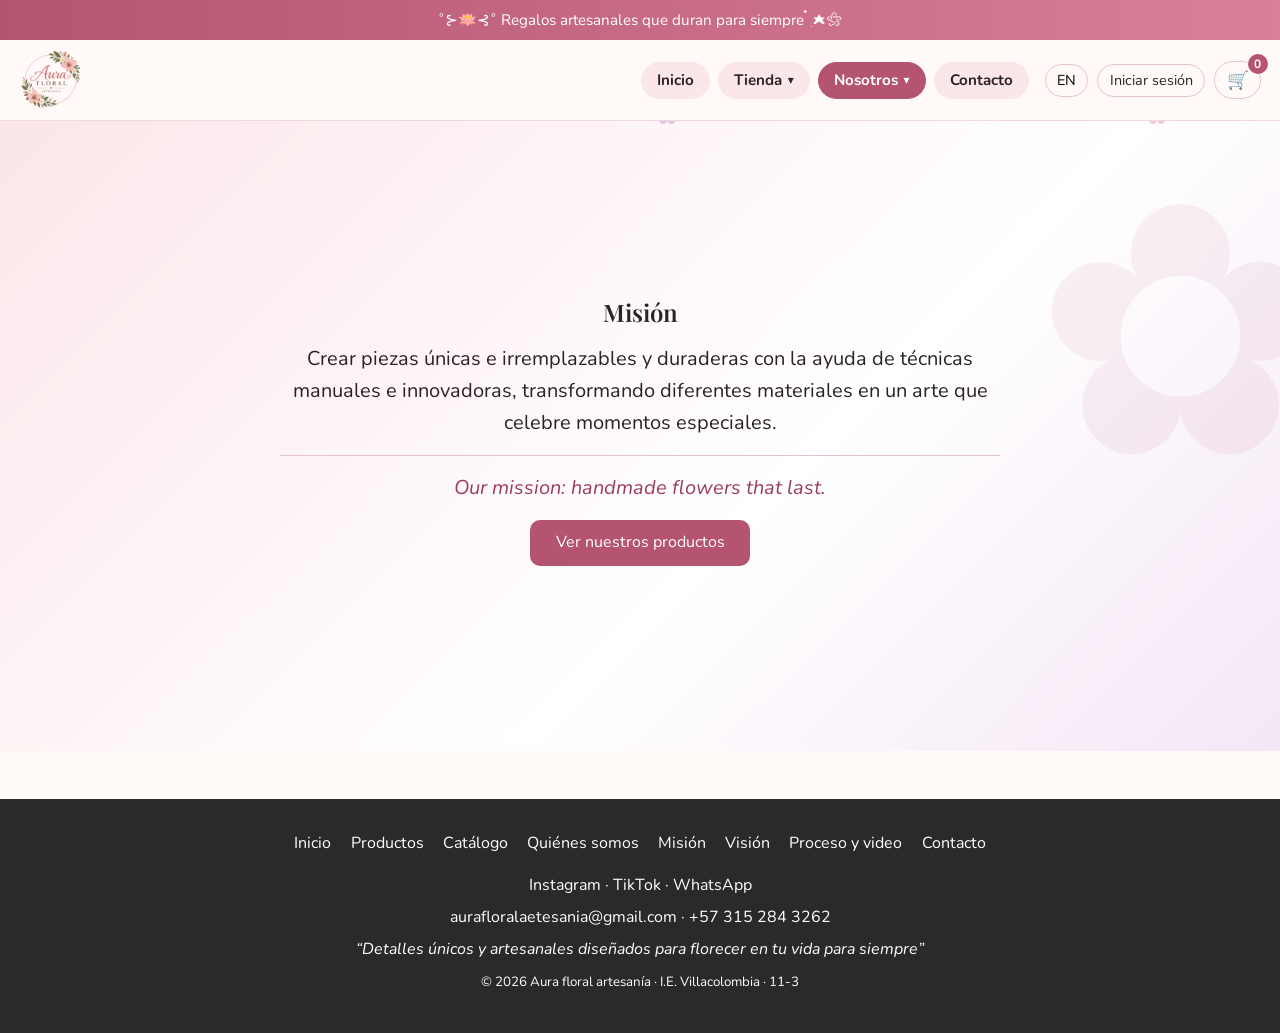
<file: html/mision.html>
<!DOCTYPE html>
<html lang="es">
  <head>
    <meta charset="utf-8"/>
    <meta content="width=device-width,initial-scale=1" name="viewport"/>
    <title>
      Misión | Aura floral artesanía
    </title>
    <link href="https://fonts.googleapis.com" rel="preconnect"/>
    <link href="https://fonts.googleapis.com/css2?family=Nunito:wght@400;700;800&amp;family=Playfair+Display:wght@600&amp;display=swap" rel="stylesheet"/>
    <link href="../css/estilo.css" rel="stylesheet"/>
  </head>
  <body data-page="mision">
    <!-- SECCIÓN CENTRAL con fondo animado -->
    <section class="mv">
      <div>
        <h1>
          <span data-en="Mission">
            Misión
          </span>
        </h1>
        <p data-en="To create unique, irreplaceable and lasting pieces with manual and innovative techniques, turning different materials into art that celebrates special moments.">
          Crear piezas únicas e irremplazables y duraderas con la ayuda de técnicas manuales e innovadoras, transformando diferentes materiales en un arte que celebre momentos especiales.
        </p>
        <p class="en">
          Our mission: handmade flowers that last.
        </p>
        <a class="btn" data-en="See our products" href="productos.html">
          Ver nuestros productos
        </a>
      </div>
    </section>
    <!-- SCRIPTS: cada archivo hace una sola cosa y el orden importa (ver LEEME.txt) -->
    <!-- Datos -->
    <script src="../js/datos-contacto.js"></script>
    <script src="../js/productos.js"></script>
    <!-- Herramientas -->
    <script src="../js/utilidades.js"></script>
    <script src="../js/idioma.js"></script>
    <script src="../js/avisos.js"></script>
    <script src="../js/carrito.js"></script>
    <!-- Encabezado, menú y pie de página -->
    <script src="../js/menu.js"></script>
    <script src="../js/pie.js"></script>
    <!-- Efectos y arranque -->
    <script src="../js/efectos-aparicion.js"></script>
    <script src="../js/efectos-petalos.js"></script>
    <script src="../js/efectos-scroll.js"></script>
    <script src="../js/arranque.js"></script>
  </body>
</html>
</file>
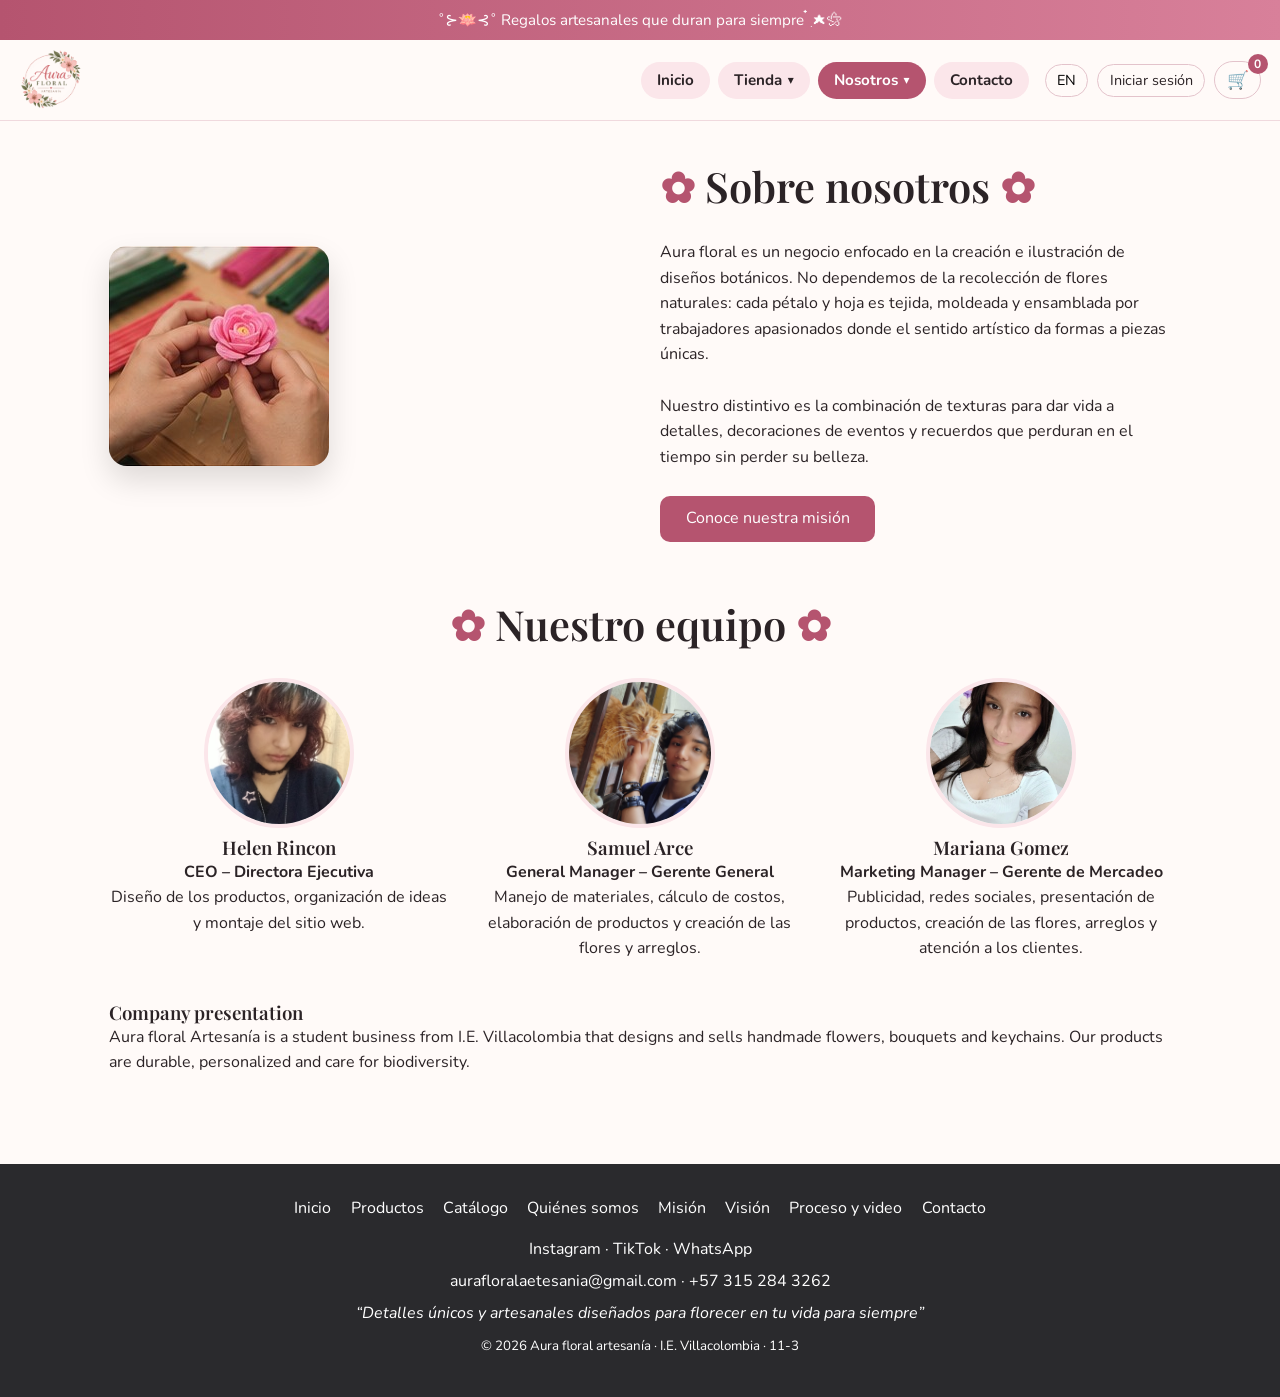
<file: html/nosotros.html>
<!DOCTYPE html>
<html lang="es">
  <head>
    <meta charset="utf-8"/>
    <meta content="width=device-width,initial-scale=1" name="viewport"/>
    <title>
      Nosotros | Aura floral artesanía
    </title>
    <link href="https://fonts.googleapis.com" rel="preconnect"/>
    <link href="https://fonts.googleapis.com/css2?family=Nunito:wght@400;700;800&amp;family=Playfair+Display:wght@600&amp;display=swap" rel="stylesheet"/>
    <link href="../css/estilo.css" rel="stylesheet"/>
  </head>
  <body data-page="nosotros">
    <!-- CONTENIDO PRINCIPAL DE LA PÁGINA -->
    <main class="wrap">
      <div class="dos">
        <img alt="Manos creando una flor" src="../imagenes/nosotros-manos-creando-flor.jpg"/>
        <div>
          <h2 class="titulo" style="text-align:left">
            <span data-en="About Us">
              Sobre nosotros
            </span>
          </h2>
          <p data-en="Aura floral is a business focused on creating and illustrating botanical designs. We do not rely on picked natural flowers: every petal and leaf is woven, shaped and assembled by passionate workers whose artistry gives form to unique pieces.">
            Aura floral es un negocio enfocado en la creación e ilustración de diseños botánicos. No dependemos de la recolección de flores naturales: cada pétalo y hoja es tejida, moldeada y ensamblada por trabajadores apasionados donde el sentido artístico da formas a piezas únicas.
          </p>
          <br/>
          <p data-en="What sets us apart is the mix of textures that brings to life details, event decorations and keepsakes that last without losing their beauty.">
            Nuestro distintivo es la combinación de texturas para dar vida a detalles, decoraciones de eventos y recuerdos que perduran en el tiempo sin perder su belleza.
          </p>
          <br/>
          <a class="btn" data-en="Our mission" href="mision.html">
            Conoce nuestra misión
          </a>
        </div>
      </div>
      <h2 class="titulo" id="equipo" style="margin-top:3rem">
        <span data-en="Our Team">
          Nuestro equipo
        </span>
      </h2>
      <div class="grid">
        <div class="persona rev">
          <img alt="Helen Rincon" src="../imagenes/equipo-helen-rincon.jpg"/>
          <h3>
            Helen Rincon
          </h3>
          <p>
            <b>
              <span data-en="CEO – Chief Executive Officer">
                CEO – Directora Ejecutiva
              </span>
            </b>
          </p>
          <p data-en="Product design, idea organization and making the flowers and arrangements.">
            Diseño de los productos, organización de ideas y  montaje del sitio web.
          </p>
          </p>
        </div>
        <div class="persona rev">
          <img alt="Samuel Arce" src="../imagenes/equipo-samuel-arce.jpg"/>
          <h3>
            Samuel Arce
          </h3>
          <p>
            <b>
              <span data-en="General Manager">
                General Manager – Gerente General
              </span>
            </b>
          </p>
          <p data-en="Materials, cost calculation, product making and website setup.">
            Manejo de materiales, cálculo de costos, elaboración de productos y creación de las flores y arreglos.
          </p>
        </div>
        <div class="persona rev">
          <img alt="Mariana Gomez" src="../imagenes/equipo-mariana-gomez(3).jpg"/>
          <h3>
            Mariana Gomez
          </h3>
          <p>
            <b>
              <span data-en="Marketing Manager">
                Marketing Manager – Gerente de Mercadeo
              </span>
            </b>
          </p>
          <p data-en="Advertising, social media, product presentation and customer service.">
            Publicidad, redes sociales, presentación de productos, creación de las flores, arreglos y atención a los clientes.
          </p>
        </div>
      </div>
      <h3 style="margin-top:2.5rem">
        Company presentation
      </h3>
      <p>
        Aura floral Artesanía is a student business from I.E. Villacolombia that designs and sells handmade flowers, bouquets and keychains. Our products are durable, personalized and care for biodiversity.
      </p>
    </main>
    <!-- SCRIPTS: cada archivo hace una sola cosa y el orden importa (ver LEEME.txt) -->
    <!-- Datos -->
    <script src="../js/datos-contacto.js"></script>
    <script src="../js/productos.js"></script>
    <!-- Herramientas -->
    <script src="../js/utilidades.js"></script>
    <script src="../js/idioma.js"></script>
    <script src="../js/avisos.js"></script>
    <script src="../js/carrito.js"></script>
    <!-- Encabezado, menú y pie de página -->
    <script src="../js/menu.js"></script>
    <script src="../js/pie.js"></script>
    <!-- Efectos y arranque -->
    <script src="../js/efectos-aparicion.js"></script>
    <script src="../js/efectos-petalos.js"></script>
    <script src="../js/efectos-scroll.js"></script>
    <script src="../js/arranque.js"></script>
  </body>
</html>
</file>
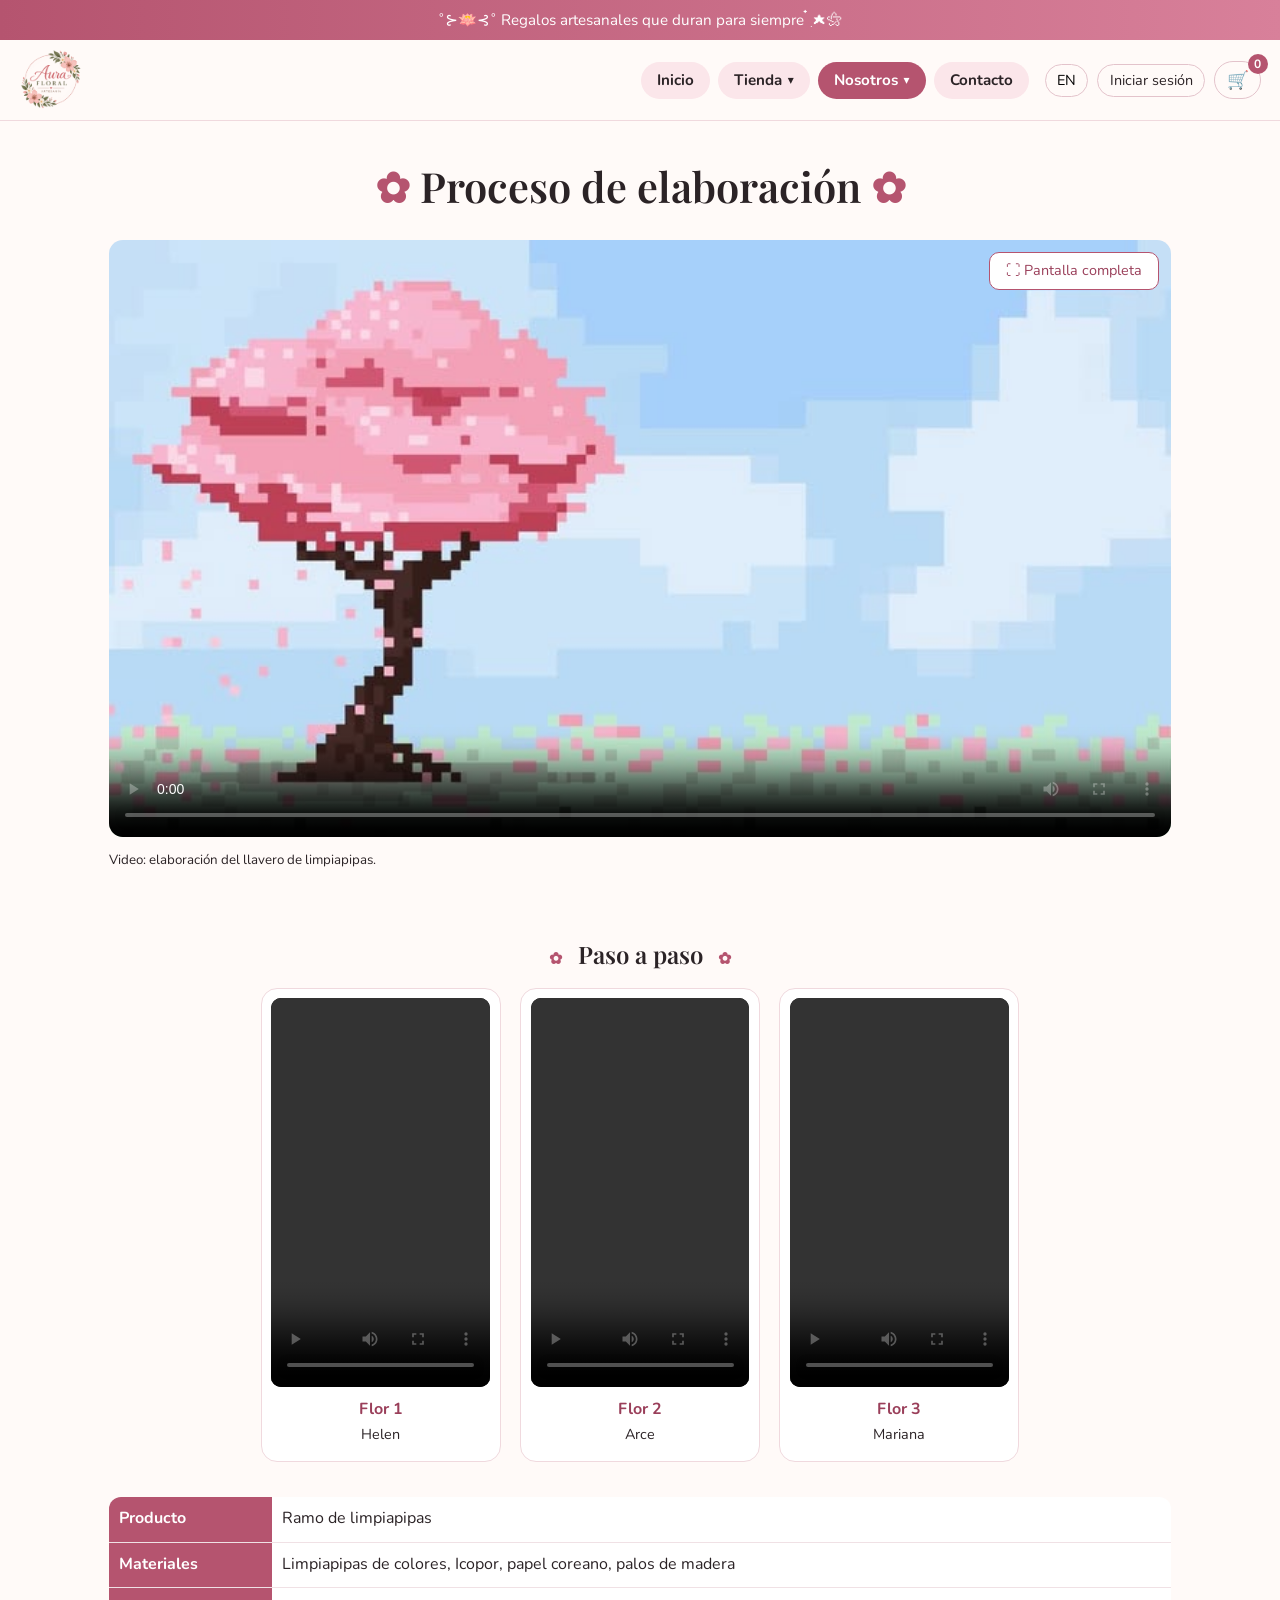
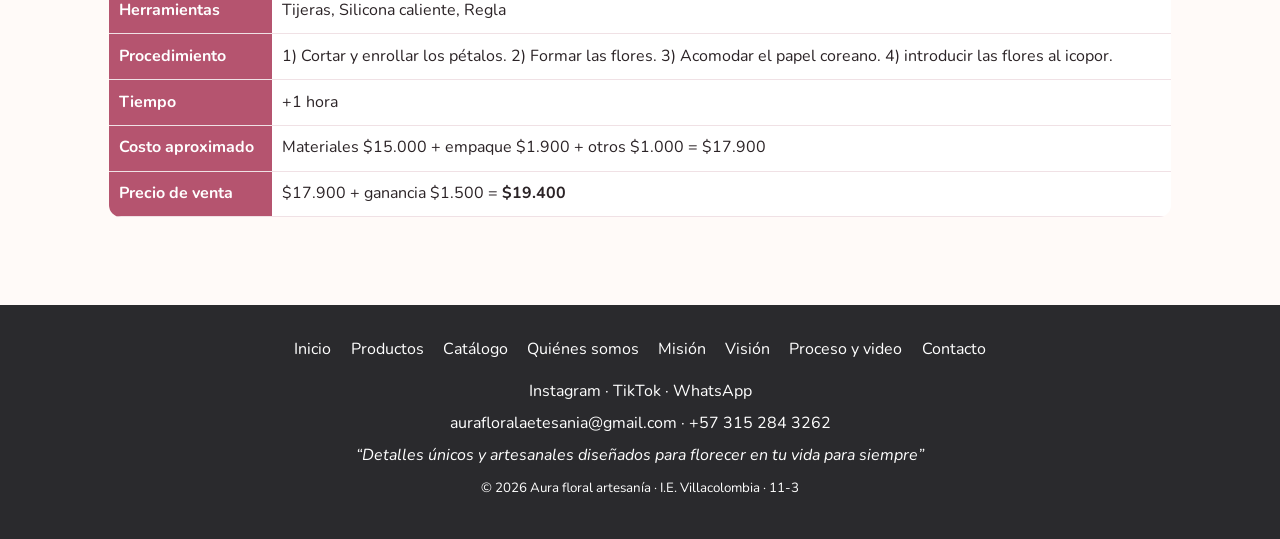
<file: html/proceso.html>
<!DOCTYPE html>
<html lang="es">
  <head>
    <meta charset="utf-8"/>
    <meta content="width=device-width,initial-scale=1" name="viewport"/>
    <title>
      Proceso y video | Aura floral artesanía
    </title>
    <link href="https://fonts.googleapis.com" rel="preconnect"/>
    <link href="https://fonts.googleapis.com/css2?family=Nunito:wght@400;700;800&amp;family=Playfair+Display:wght@600&amp;display=swap" rel="stylesheet"/>
    <link href="../css/estilo.css" rel="stylesheet"/>
  </head>
  <body data-page="proceso">
    <!-- CONTENIDO PRINCIPAL DE LA PÁGINA -->
    <main class="wrap">
      <h2 class="titulo">
        <span data-en="How we make it">
          Proceso de elaboración
        </span>
      </h2>

      <!-- VIDEO -->
       <div class="video-caja">
        <video class="video" controls="" playsinline="" poster="../imagenes/video-proceso-portada.jpg" preload="metadata">
          <source src="../videos/video-proceso-elaboracion.mp4" type="video/mp4"/>
        </video>
        <button class="btn claro sm boton-video" id="btn-video-completo" type="button">
          ⛶ <span data-en="Full screen">Pantalla completa</span>
        </button>
      </div>

        <p style="margin:.6rem 0 2rem">
          <small>
            <span data-en="Video: making the pipe cleaner keychain.">
              Video: elaboración del llavero de limpiapipas.
            </span>
          </small>
        </p>
      <div class="tw">
      <!-- VIDEOS SECUNDARIOS -->
      <h3 class="subtitulo-videos">
        <span data-en="Step by step">Paso a paso</span>
      </h3>

      <div class="videos-secundarios">
        <figure class="video-mini-caja rev">
          <video class="video video-mini" controls="" playsinline="" preload="metadata">
            <source src="../videos/video-proceso-paso-1.mp4#t=0.1" type="video/mp4"/>
          </video>
          <figcaption>
            <b data-en="Step 1">Flor 1</b>
            <span data-en="Materials">Helen</span>
          </figcaption>
        </figure>

        <figure class="video-mini-caja rev">
          <video class="video video-mini" controls="" playsinline="" preload="metadata">
            <source src="../videos/video-proceso-paso-2.mp4#t=0.1" type="video/mp4"/>
          </video>
          <figcaption>
            <b data-en="Step 2">Flor 2</b>
            <span data-en="Assembly">Arce</span>
          </figcaption>
        </figure>

        <figure class="video-mini-caja rev">
          <video class="video video-mini" controls="" playsinline="" preload="metadata">
            <source src="../videos/video-proceso-paso-3.mp4#t=0.1" type="video/mp4"/>
          </video>
          <figcaption>
            <b data-en="Step 3">Flor 3</b>
            <span data-en="Final result">Mariana</span>
          </figcaption>
        </figure>
      </div>

      <div class="tw">
        <!-- TABLA -->
        <table>
          <tbody>
            <tr>
              <th>
                <span data-en="Product">
                  Producto
                </span>
              </th>
              <td>
                <span data-en="Pipe Cleaner Keychain">
                  Ramo de limpiapipas
                </span>
              </td>
            </tr>
            <tr>
              <th>
                <span data-en="Materials">
                  Materiales
                </span>
              </th>
              <td>
                <span data-en="Colored pipe cleaners, metal ring, candy, packaging bag">
                  Limpiapipas de colores, Icopor, papel coreano, palos de madera 
                </span>
              </td>
            </tr>
            <tr>
              <th>
                <span data-en="Tools">
                  Herramientas
                </span>
              </th>
              <td>
                <span data-en="Scissors, winding pencil, glue">
                  Tijeras, Silicona caliente, Regla
                </span>
              </td>
            </tr>
            <tr>
              <th>
                <span data-en="Procedure">
                  Procedimiento
                </span>
              </th>
              <td>
                <span data-en="1) Cut and wind the petals. 2) Shape the flower. 3) Arrange korean paper. 4) Insert the flowers into the icopor.">
                  1) Cortar y enrollar los pétalos. 2) Formar las flores. 3) Acomodar el papel coreano. 4) introducir las flores al icopor. 
                </span>
              </td>
            </tr>
            <tr>
              <th>
                <span data-en="Time">
                  Tiempo
                </span>
              </th>
              <td>
                <span data-en="20 minutes (edit)">
                 +1 hora 
                </span>
              </td>
            </tr>
            <tr>
              <th>
                <span data-en="Approximate cost">
                  Costo aproximado
                </span>
              </th>
              <td>
                <span data-en="Materials $3,000 + packaging $1,000 + other $500 = $4,500 (edit)">
                  Materiales $15.000 + empaque $1.900 + otros $1.000 = $17.900
                </span>
              </td>
            </tr>
            <tr>
              <th>
                <span data-en="Selling price">
                  Precio de venta
                </span>
              </th>
              <td>
                <span data-en="$4,500 + profit $1,500 = &lt;b&gt;$6,000&lt;/b&gt;">
                  $17.900 + ganancia $1.500 =
                  <b>
                    $19.400
                  </b>
                </span>
              </td>
            </tr>
          </tbody>
        </table>
      </div>
    </main>
    <!-- SCRIPTS: cada archivo hace una sola cosa y el orden importa (ver LEEME.txt) -->
    <!-- Datos -->
    <script src="../js/datos-contacto.js"></script>
    <script src="../js/productos.js"></script>
    <!-- Herramientas -->
    <script src="../js/utilidades.js"></script>
    <script src="../js/idioma.js"></script>
    <script src="../js/avisos.js"></script>
    <script src="../js/carrito.js"></script>
    <!-- Encabezado, menú y pie de página -->
    <script src="../js/menu.js"></script>
    <script src="../js/pie.js"></script>
    <!-- Esta página -->
    <script src="../js/pagina-proceso.js"></script>
    <!-- Efectos y arranque -->
    <script src="../js/efectos-aparicion.js"></script>
    <script src="../js/efectos-petalos.js"></script>
    <script src="../js/efectos-scroll.js"></script>
    <script src="../js/arranque.js"></script>
  </body>
</html>
</file>
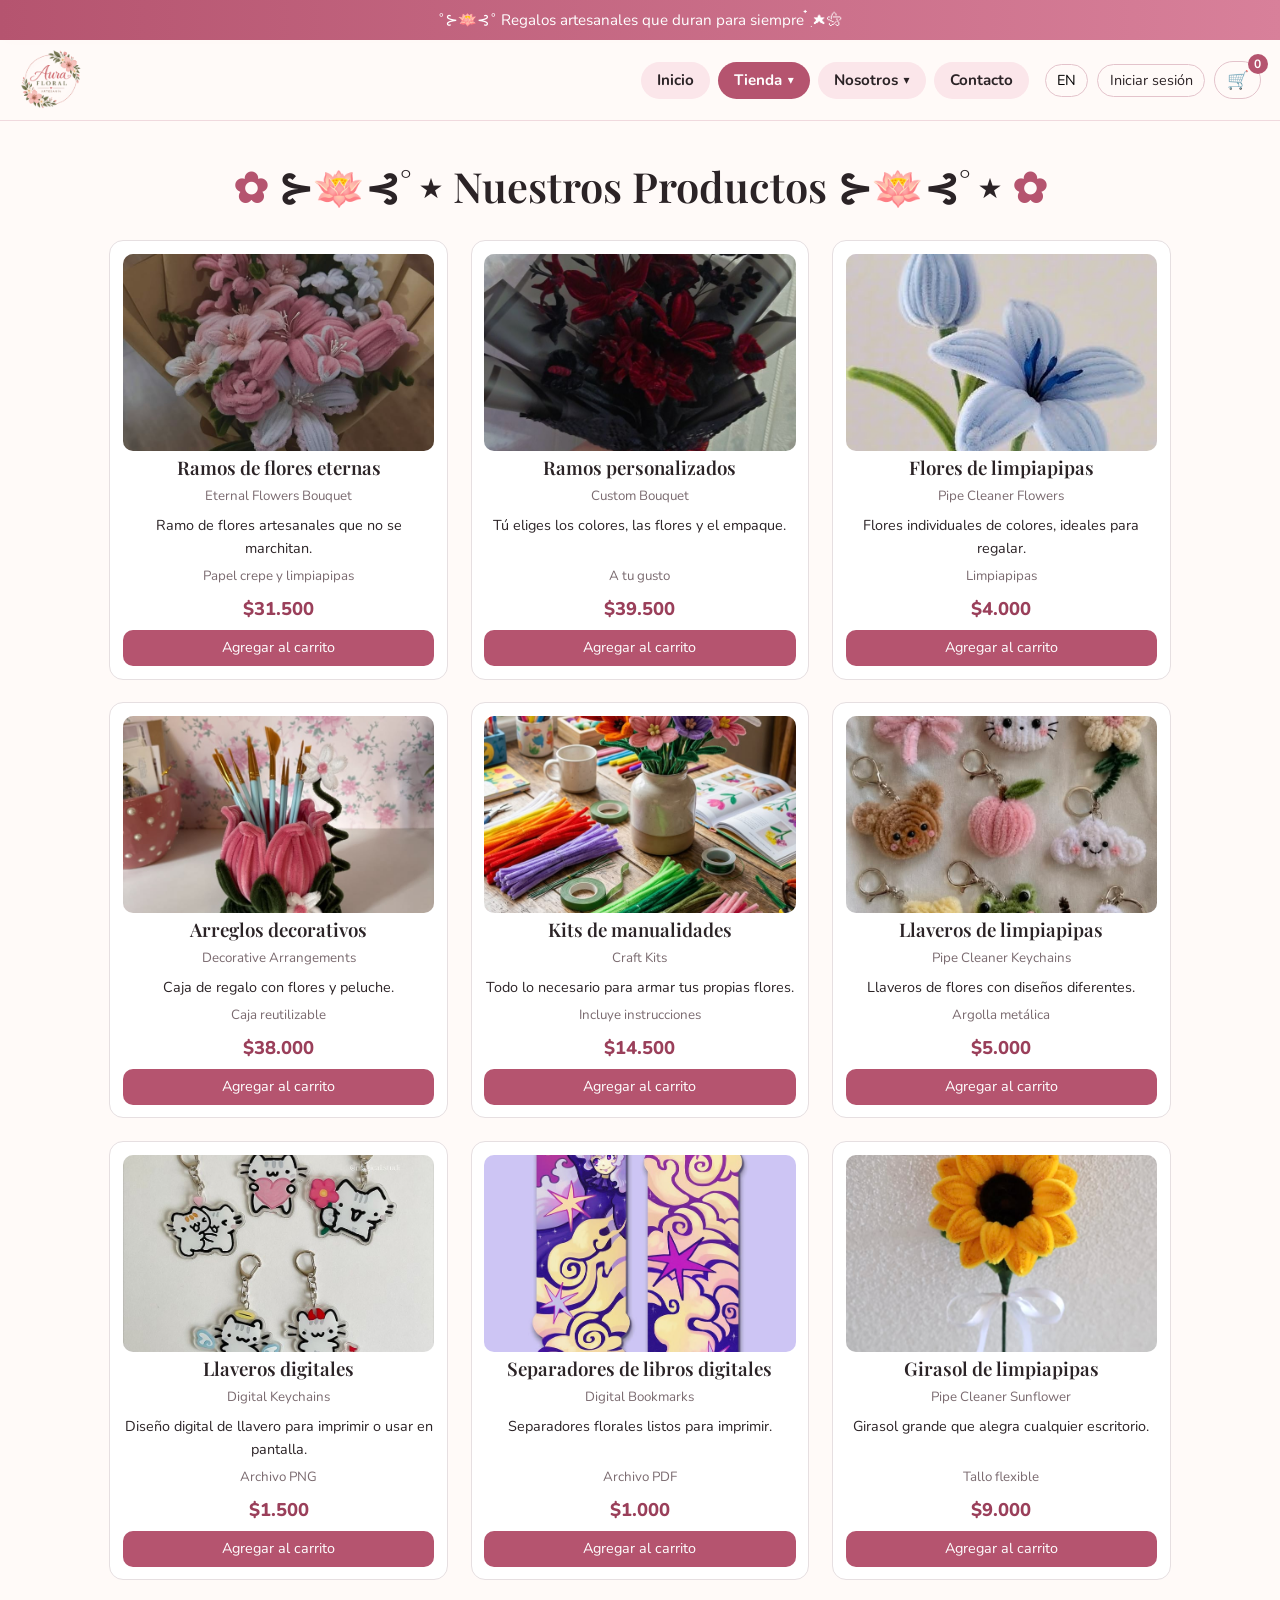
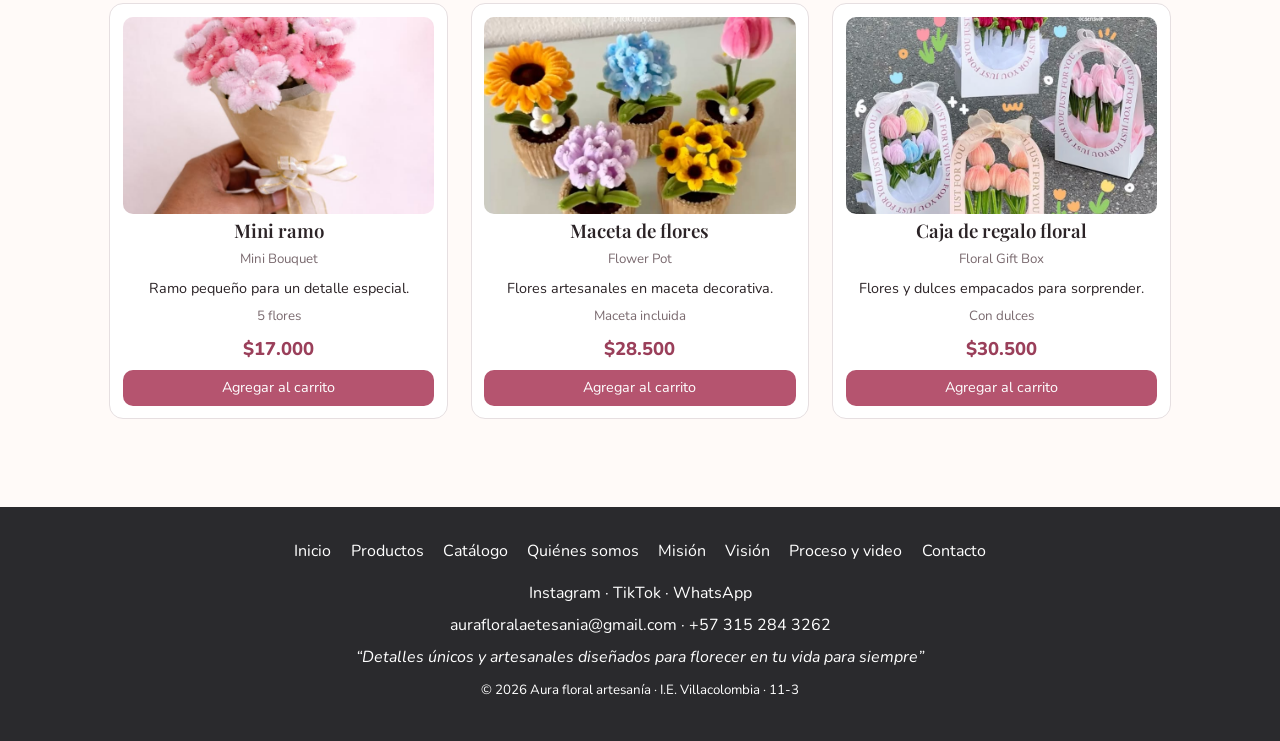
<file: html/productos.html>
<!DOCTYPE html>
<html lang="es">
  <head>
    <meta charset="utf-8"/>
    <meta content="width=device-width,initial-scale=1" name="viewport"/>
    <title>
      Productos | Aura floral artesanía
    </title>
    <link href="https://fonts.googleapis.com" rel="preconnect"/>
    <link href="https://fonts.googleapis.com/css2?family=Nunito:wght@400;700;800&amp;family=Playfair+Display:wght@600&amp;display=swap" rel="stylesheet"/>
    <link href="../css/estilo.css" rel="stylesheet"/>
  </head>
  <body data-page="productos">
    <!-- CONTENIDO PRINCIPAL DE LA PÁGINA -->
    <main class="wrap">
      <h2 class="titulo">
        <span data-en="Our Products">
          ⊱🪷⊰˚⋆ Nuestros Productos ⊱🪷⊰˚⋆
        </span>
      </h2>
      <div class="grid" id="lista">
      </div>
    </main>
    <!-- SCRIPTS: cada archivo hace una sola cosa y el orden importa (ver LEEME.txt) -->
    <!-- Datos -->
    <script src="../js/datos-contacto.js"></script>
    <script src="../js/productos.js"></script>
    <!-- Herramientas -->
    <script src="../js/utilidades.js"></script>
    <script src="../js/idioma.js"></script>
    <script src="../js/avisos.js"></script>
    <script src="../js/carrito.js"></script>
    <!-- Encabezado, menú y pie de página -->
    <script src="../js/menu.js"></script>
    <script src="../js/pie.js"></script>
    <!-- Esta página -->
    <script src="../js/tarjeta-producto.js"></script>
    <script src="../js/pagina-productos.js"></script>
    <!-- Efectos y arranque -->
    <script src="../js/efectos-aparicion.js"></script>
    <script src="../js/efectos-petalos.js"></script>
    <script src="../js/efectos-scroll.js"></script>
    <script src="../js/arranque.js"></script>
  </body>
</html>
</file>
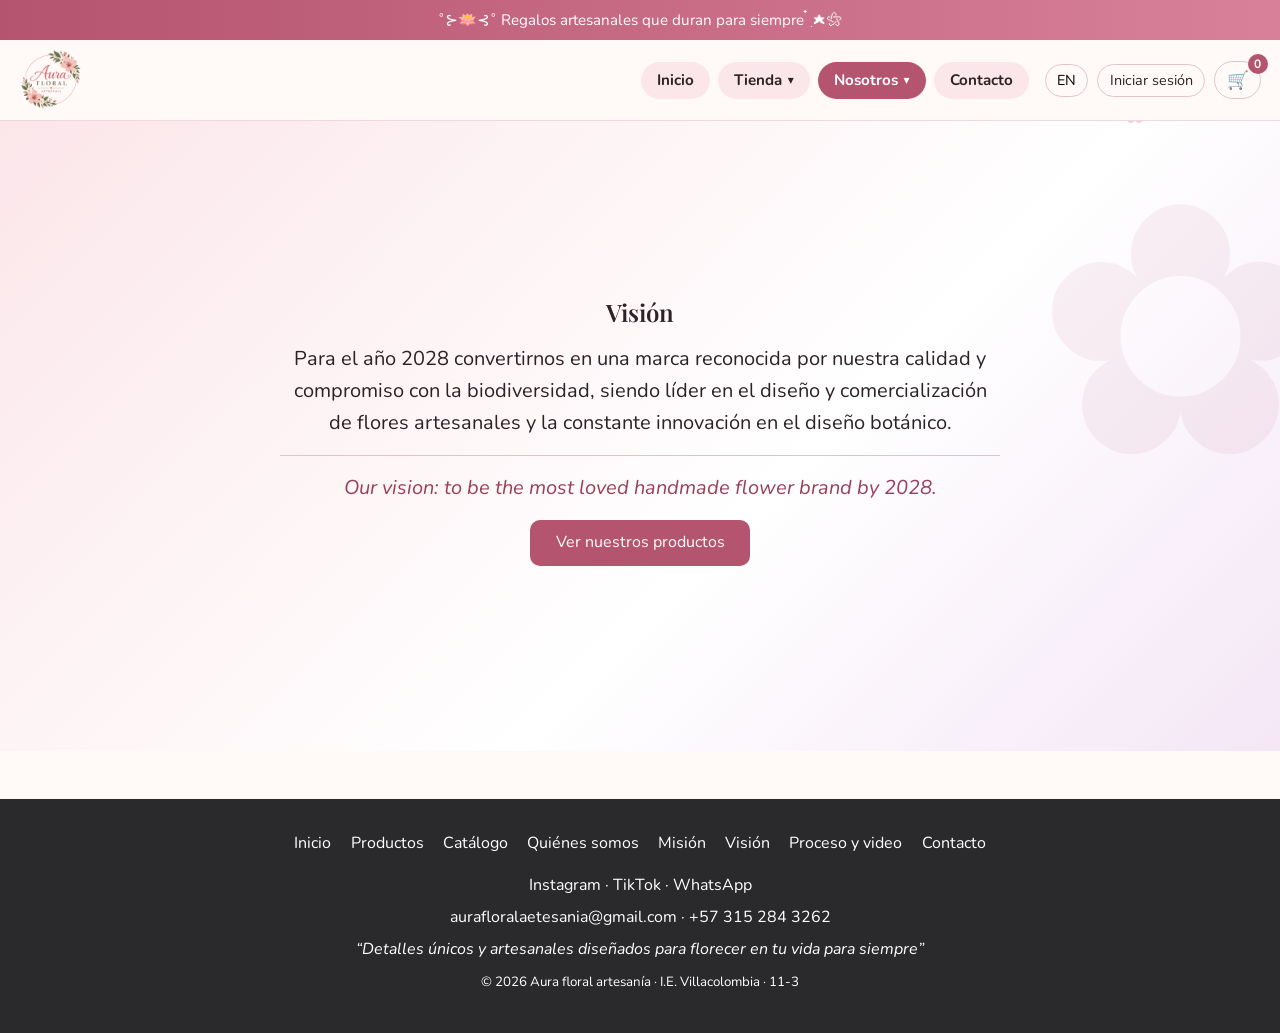
<file: html/vision.html>
<!DOCTYPE html>
<html lang="es">
  <head>
    <meta charset="utf-8"/>
    <meta content="width=device-width,initial-scale=1" name="viewport"/>
    <title>
      Visión | Aura floral artesanía
    </title>
    <link href="https://fonts.googleapis.com" rel="preconnect"/>
    <link href="https://fonts.googleapis.com/css2?family=Nunito:wght@400;700;800&amp;family=Playfair+Display:wght@600&amp;display=swap" rel="stylesheet"/>
    <link href="../css/estilo.css" rel="stylesheet"/>
  </head>
  <body data-page="vision">
    <!-- SECCIÓN CENTRAL con fondo animado -->
    <section class="mv">
      <div>
        <h1>
          <span data-en="Vision">
            Visión
          </span>
        </h1>
        <p data-en="By 2028, to become a brand recognized for its quality and commitment to biodiversity, leading the design and sale of handmade flowers and constantly innovating in botanical design.">
          Para el año 2028 convertirnos en una marca reconocida por nuestra calidad y compromiso con la biodiversidad, siendo líder en el diseño y comercialización de flores artesanales y la constante innovación en el diseño botánico.
        </p>
        <p class="en">
          Our vision: to be the most loved handmade flower brand by 2028.
        </p>
        <a class="btn" data-en="See our products" href="productos.html">
          Ver nuestros productos
        </a>
      </div>
    </section>
    <!-- SCRIPTS: cada archivo hace una sola cosa y el orden importa (ver LEEME.txt) -->
    <!-- Datos -->
    <script src="../js/datos-contacto.js"></script>
    <script src="../js/productos.js"></script>
    <!-- Herramientas -->
    <script src="../js/utilidades.js"></script>
    <script src="../js/idioma.js"></script>
    <script src="../js/avisos.js"></script>
    <script src="../js/carrito.js"></script>
    <!-- Encabezado, menú y pie de página -->
    <script src="../js/menu.js"></script>
    <script src="../js/pie.js"></script>
    <!-- Efectos y arranque -->
    <script src="../js/efectos-aparicion.js"></script>
    <script src="../js/efectos-petalos.js"></script>
    <script src="../js/efectos-scroll.js"></script>
    <script src="../js/arranque.js"></script>
  </body>
</html>
</file>
<file: css/estilo.css>
/* =====================================================================
   estilo.css - ÍNDICE de la hoja de estilos de Aura floral artesanía

   Este archivo no tiene estilos propios: solo importa, en orden, los
   archivos de la carpeta css/. Cada archivo se encarga de UNA cosa.
   Las páginas HTML solo enlazan este archivo.

   variables.css       colores de la marca
   base.css            fuentes, fondo, títulos, imágenes y enlaces
   banner.css          franja rosada de arriba
   encabezado.css      barra superior, logo y botones (idioma, sesión, carrito)
   menu.css            menú de pestañas y submenús desplegables
   botones.css         botones
   slider.css          diapositivas de la página de inicio
   valores.css         franja de valores (Hecho a mano, etc.)
   productos.css       contenedor, títulos y tarjetas de productos
   nosotros.css        sección Nosotros y equipo
   mision-vision.css   páginas Misión, Visión y Gracias
   formularios.css     formularios y mensajes
   contacto.css        tarjetas de datos de contacto
   tablas.css          catálogo, carrito y proceso
   video.css           video principal (grande) de Proceso
   videos-secundarios.css  los 3 videos pequeños de Proceso
   aviso.css           aviso emergente del carrito
   pie.css             pie de página
   petalos.css         pétalos que caen
   efectos-scroll.css  barra de progreso y botón "subir"
   animaciones.css     TODAS las animaciones del sitio
   responsive.css      celulares y pantallas pequeñas
   ===================================================================== */

@import url("variables.css");
@import url("base.css");
@import url("banner.css");
@import url("encabezado.css");
@import url("menu.css");
@import url("botones.css");
@import url("slider.css");
@import url("valores.css");
@import url("productos.css");
@import url("nosotros.css");
@import url("mision-vision.css");
@import url("formularios.css");
@import url("contacto.css");
@import url("tablas.css");
@import url("video.css");
@import url("videos-secundarios.css");
@import url("aviso.css");
@import url("pie.css");
@import url("petalos.css");
@import url("efectos-scroll.css");
@import url("animaciones.css");
@import url("responsive.css");
</file>
